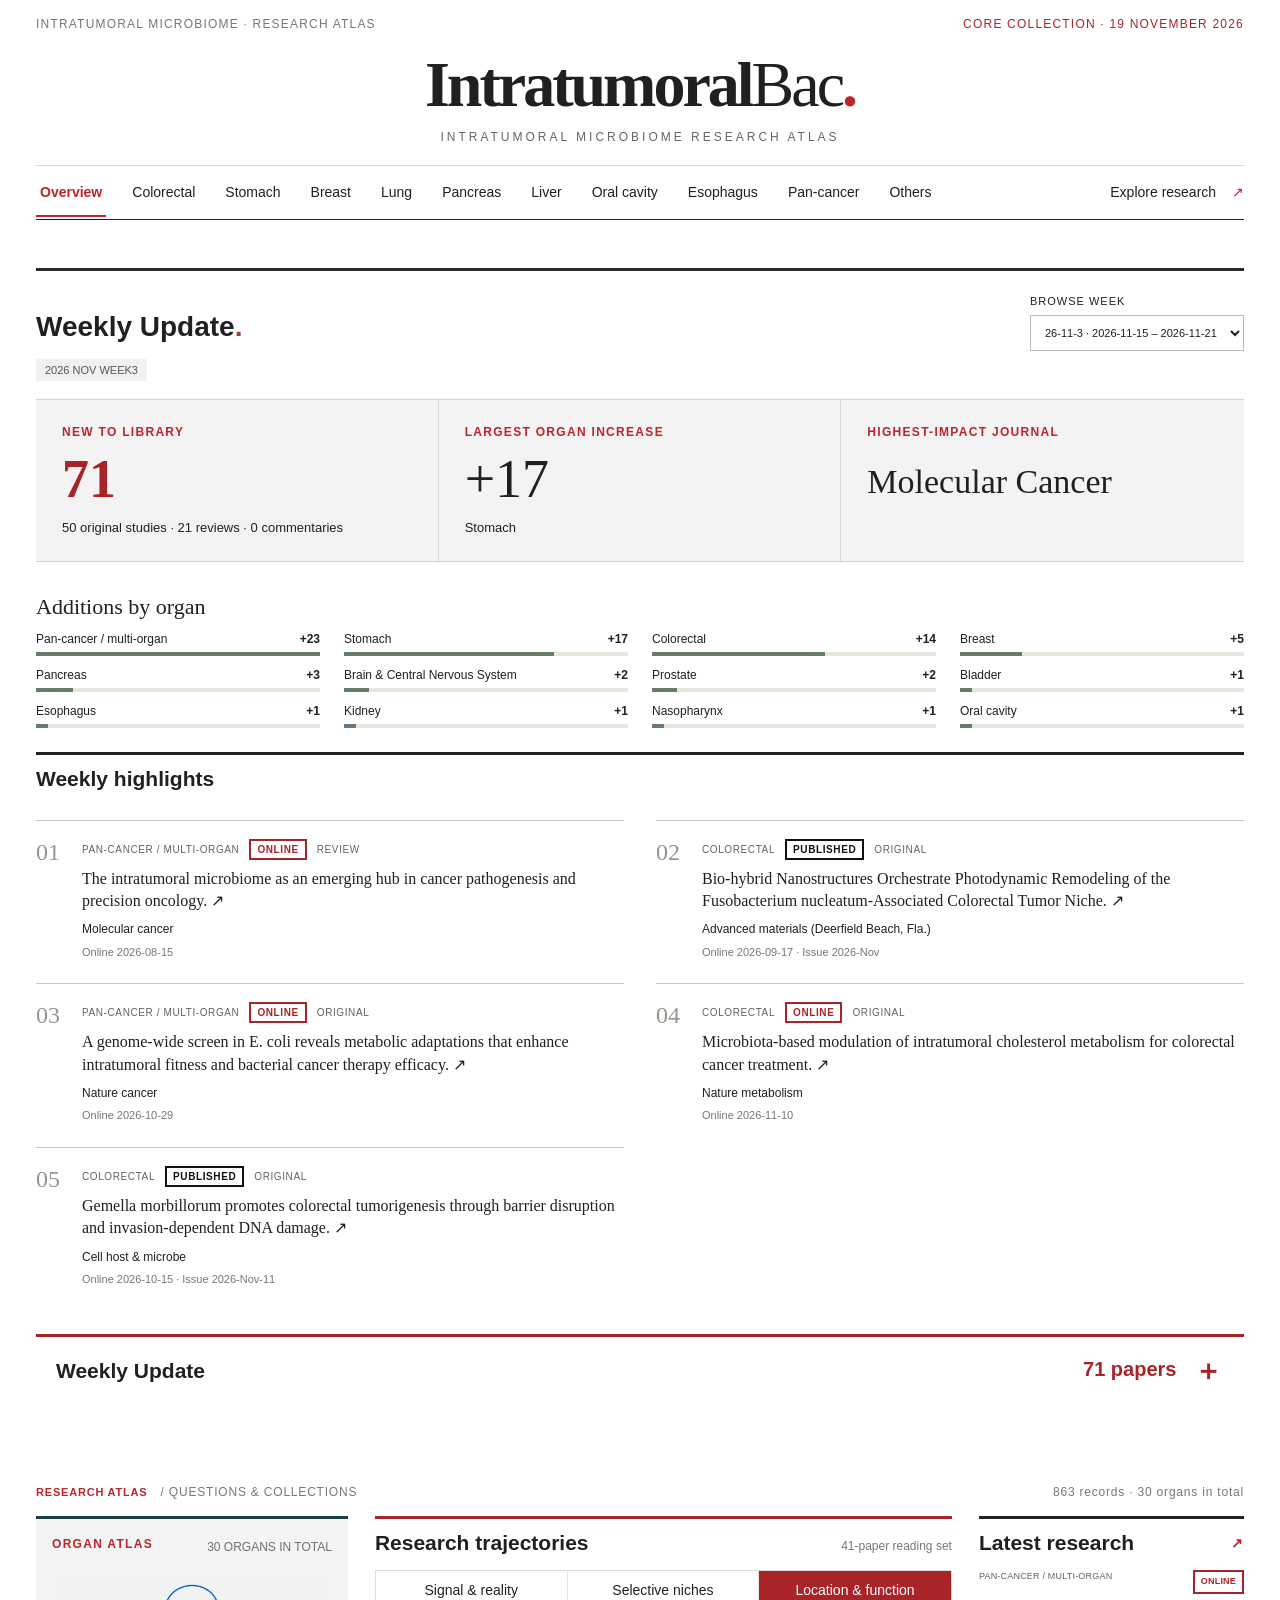
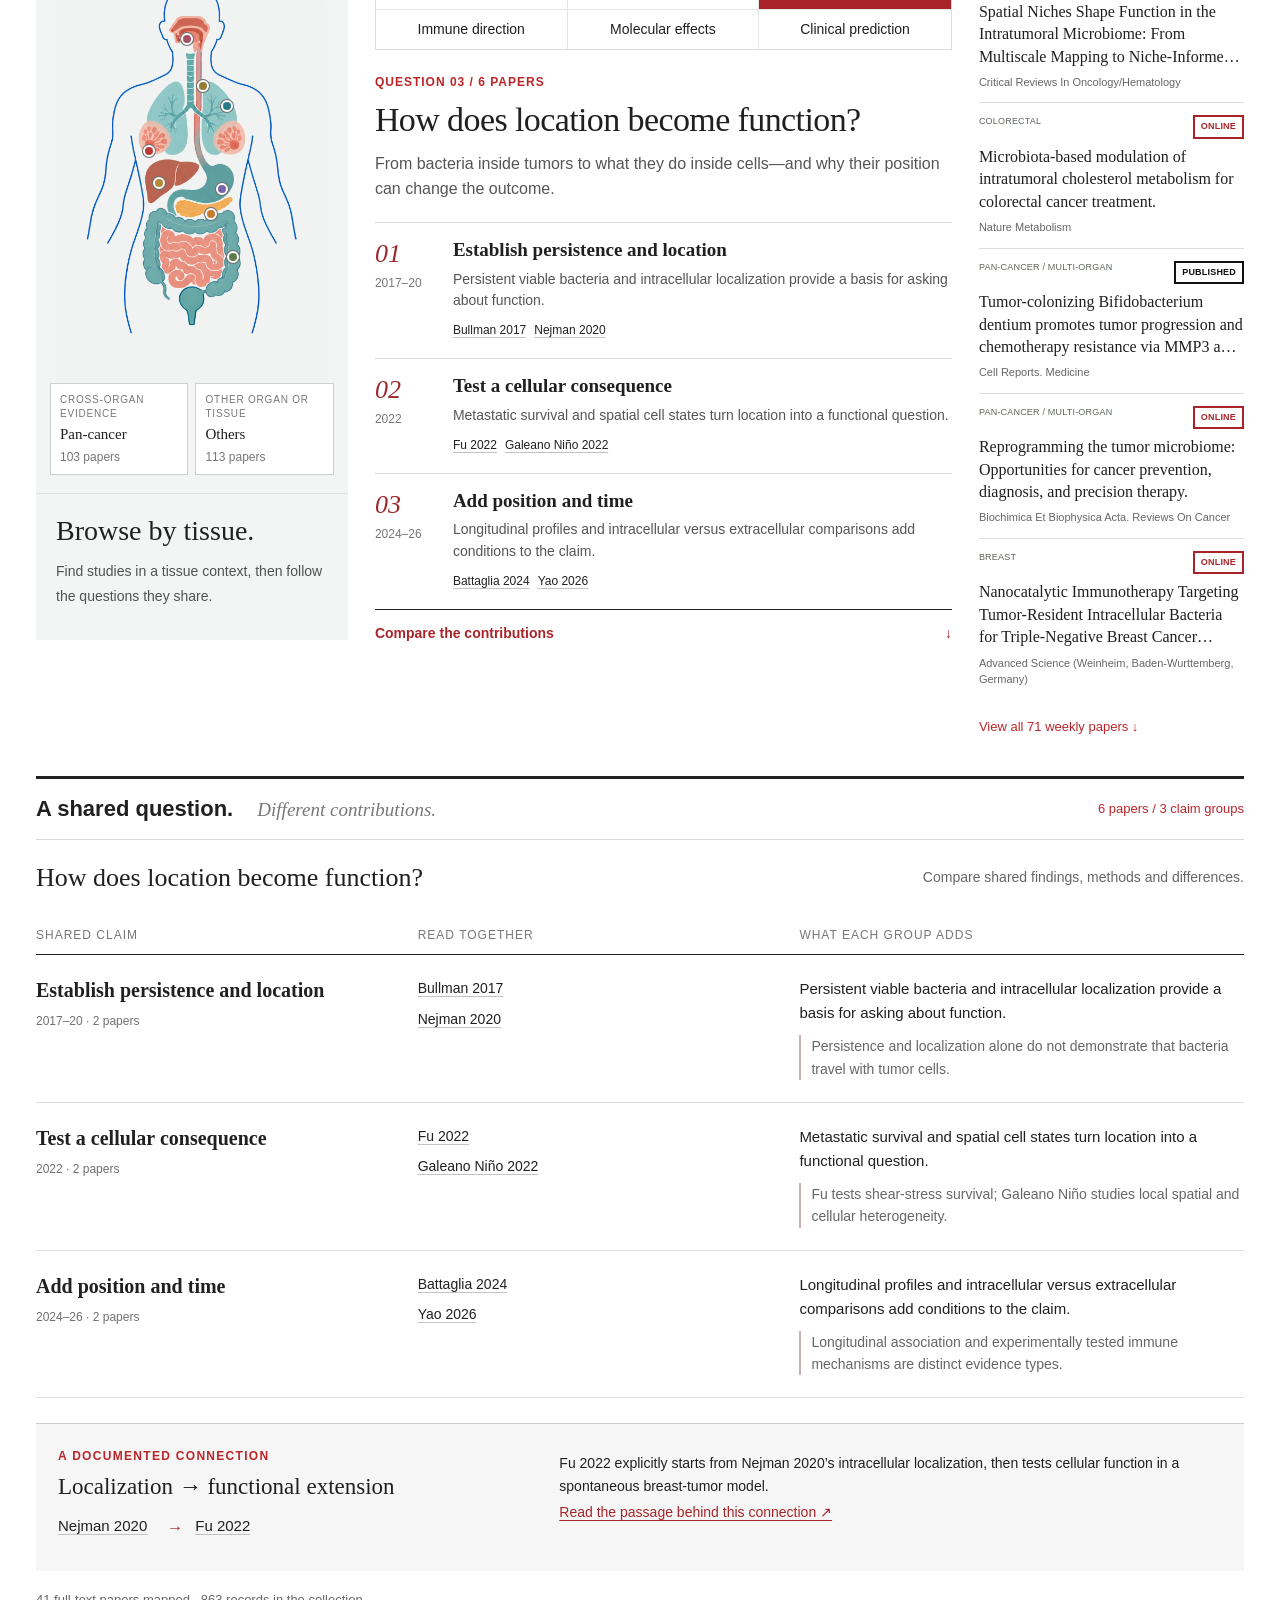
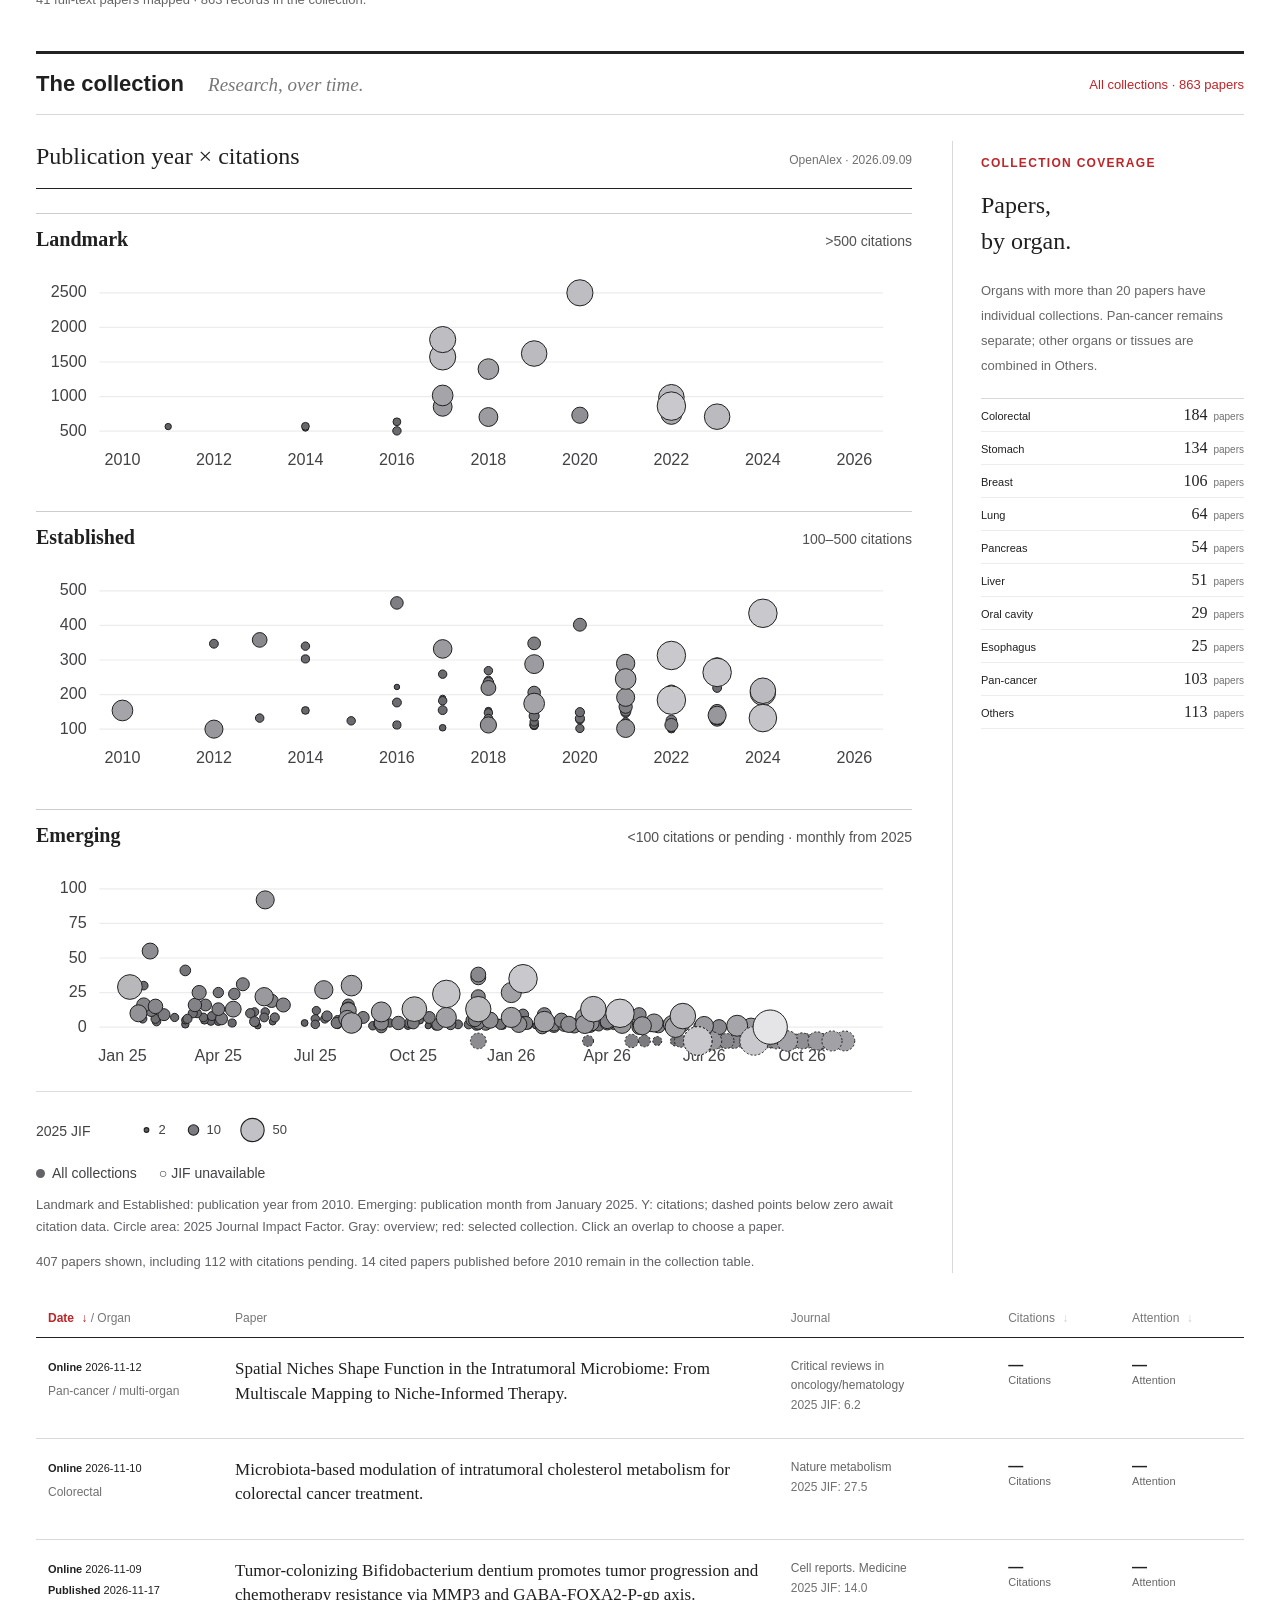
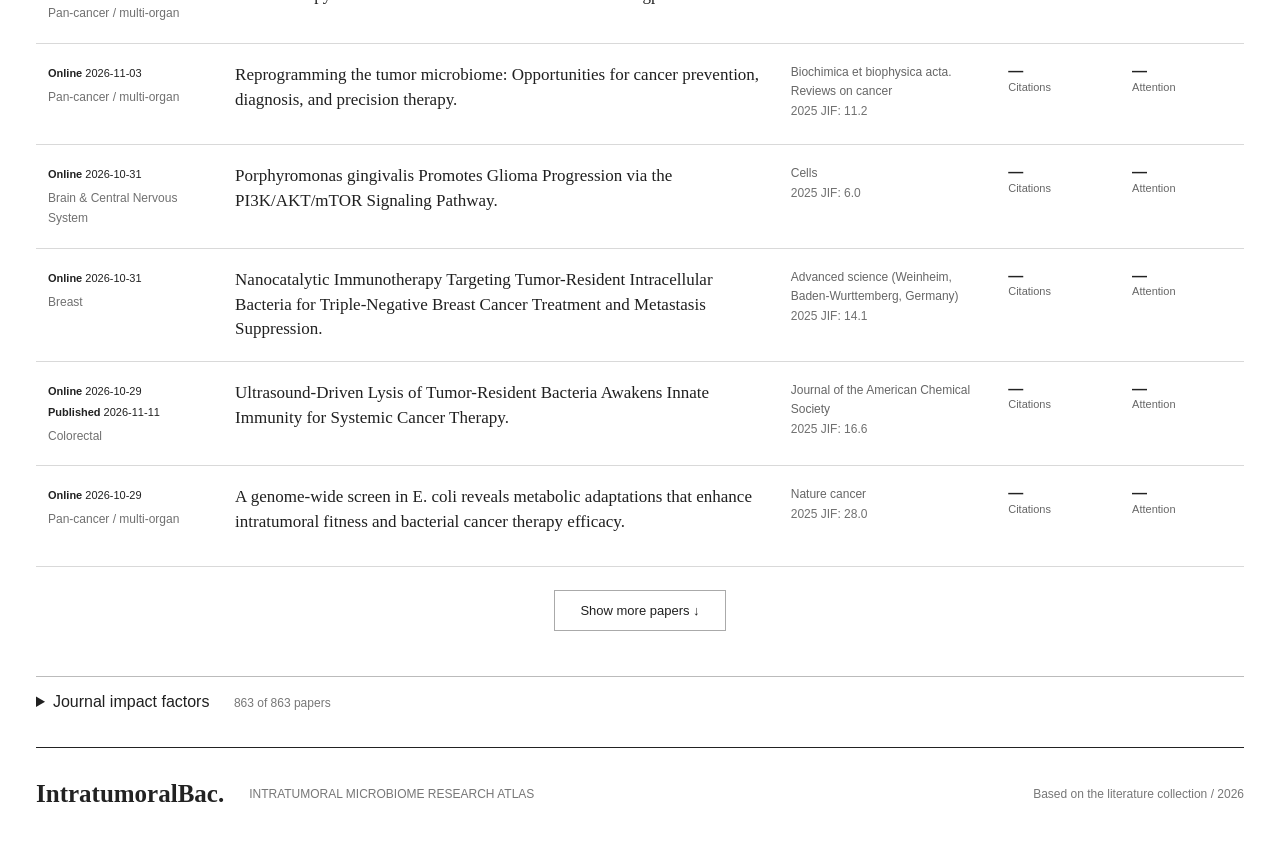
<file: index.html>
<!doctype html>
<html lang="en">
<head><meta charset="utf-8"><meta name="viewport" content="width=device-width,initial-scale=1"><title>IntratumoralBac — Intratumoral Microbiome Research</title><meta name="description" content="Explore intratumoral microbiome research by organ, research question, publication year and citations."><link rel="stylesheet" href="style.css"><link rel="stylesheet" href="homepage-study.css"><link rel="stylesheet" href="weekly.css"></head>
<body>
<div class="edition"><span>INTRATUMORAL MICROBIOME · RESEARCH ATLAS</span><span>CORE COLLECTION · 19 NOVEMBER 2026</span></div>
<header><a class="wordmark" href="./">Intratumoral<span>Bac</span><i>.</i></a><div class="mast-sub">INTRATUMORAL MICROBIOME RESEARCH ATLAS</div></header>
<nav aria-label="Research topics"><div class="nav-left"><button class="active" data-organ="All">Overview</button><a href="#weekly-update">Weekly Update</a></div><a href="abstract-clusters/index.html">Explore research <span>↗</span></a></nav>
<main>
<section class="weekly-update" id="weekly-update" aria-label="Weekly Update"></section>
<div class="issue-line"><span><b>RESEARCH ATLAS</b> / QUESTIONS & COLLECTIONS</span><span id="inventory"></span></div>
<section class="front">
<article class="atlas">
<div class="atlas-top"><span class="eyebrow">ORGAN ATLAS</span><span class="small" id="atlas-count"></span></div>
<div class="body-map"><img src="assets/organ-map.png" alt="Flat human anatomy illustration showing the major organ collections in the research atlas"></div>
<div class="atlas-groups" id="atlas-groups" aria-label="Grouped research collections"></div>
<div class="atlas-caption"><h1>Browse by tissue.</h1><p>Find studies in a tissue context, then follow the questions they share.</p><span class="small">Select an organ to explore its papers.</span></div>
</article>
<section class="research-path" aria-label="Research trajectories"><div class="path-heading"><h2 class="rule-title">Research trajectories</h2><span>41-paper reading set</span></div><div id="trajectory-picker" aria-label="Choose a research question"></div><div id="trajectory-lead" aria-live="polite"></div><div id="trajectory-stages"></div><a class="path-link" href="#claim-families">Compare the contributions <span>↓</span></a></section><section class="focus" aria-label="Research focus" hidden><h2 class="rule-title">Research focus <span id="focus-label"></span></h2><div id="focus"></div><div class="editor-note"><span class="eyebrow">OUR REVIEW LENS</span><h3>Technical rigor.<br>Conceptual novelty.</h3><p>How reliable is the microbial signal? What new question does the study open?</p><span class="small">Review coverage is calculated from the current collection.</span></div></section><aside><h2 class="rule-title"><a class="rule-link" href="latest.html">Latest research <span>↗</span></a></h2><div id="recent"></div><a class="text-link" href="latest.html">View all latest research ↗</a></aside>
</section>
<section class="claim-section" id="claim-families"><div class="section-head"><h2>A shared question. <em>Different contributions.</em></h2><span id="family-scope"></span></div><div class="claim-intro"><h3 id="family-title"></h3><p>Compare shared findings, methods and differences.</p></div><div id="family-table"></div><div class="connection-strip" id="connection-strip"></div><p class="coverage-note">41 full-text papers mapped · <span id="collection-record-count"></span> records in the collection.</p></section><section class="archive" id="archive"><div class="section-head"><h2>The collection <em>Research, over time.</em></h2><span id="selection-label">All organs</span></div><div class="index-layout"><div class="chart-panel"><div class="chart-heading"><span>Publication year × citations</span><span class="small">OpenAlex · 2026.09.09</span></div><div class="chart-plots"><section class="citation-band"><h3>Landmark <span>&gt;500 citations</span></h3><svg id="chart-high" viewBox="0 0 760 190" role="img" aria-label="Landmark papers with more than 500 citations"></svg></section><section class="citation-band"><h3>Established <span>100–500 citations</span></h3><svg id="chart-mid" viewBox="0 0 760 190" role="img" aria-label="Established papers with 100 to 500 citations"></svg></section><section class="citation-band"><h3>Emerging <span>&lt;100 citations</span></h3><svg id="chart-low" viewBox="0 0 760 190" role="img" aria-label="Emerging and recent papers with fewer than 100 citations"></svg></section></div><div class="size-legend" aria-label="Circle size legend"><span>2025 JIF</span><svg width="175" height="48" viewBox="0 0 175 48" aria-hidden="true"><circle cx="18" cy="23" r="2.333" fill="#aaa" stroke="#202020" stroke-width="1.1"/><text x="30" y="27">2</text><circle cx="65" cy="23" r="5.218" fill="#aaa" stroke="#202020" stroke-width="1.1"/><text x="78" y="27">10</text><circle cx="124" cy="23" r="11.667" fill="#aaa" stroke="#202020" stroke-width="1.1"/><text x="144" y="27">50</text></svg></div><div class="legend"><span><i style="background:#b83b35"></i>Breast</span><span><i style="background:#b58a36"></i>Liver</span><span><i style="background:#277b88"></i>Lung</span></div><p class="small">Year × citations · Separate citation scales · Circle area: 2025 JIF. Select a dot to read.</p></div><div class="reading-note"><span class="eyebrow">READING THE EVIDENCE</span><h3>One study.<br>Two questions.</h3><p><b>RIGOR</b> Is the tissue signal reliable?</p><p><b>NOVELTY</b> What does it change?</p></div></div>
<div class="table-wrap"><table class="paper-table"><thead><tr><th><button class="sort-button active" data-paper-sort="year">Date <span>↓</span></button><span class="sort-subhead"> / Organ</span></th><th>Paper</th><th>Journal</th><th><button class="sort-button" data-paper-sort="citations">Citations <span>↓</span></button></th><th><button class="sort-button" data-paper-sort="attention">Attention <span>↓</span></button></th></tr></thead><tbody id="papers"></tbody></table></div><button id="more" class="more">Show more papers ↓</button></section>
<details class="journal-audit"><summary>Journal impact factors <span id="jif-coverage"></span></summary><p class="small">2025 JIF · Released 2026 · Sources and verification below.</p><a class="text-link" href="journal_impact_factors_2025.json" download>Download metrics and sources ↧</a><div class="table-wrap"><table class="journal-table"><thead><tr><th>Journal</th><th><button class="sort-button active" data-journal-sort="papers">Papers <span>↓</span></button></th><th><button class="sort-button" data-journal-sort="jif">2025 JIF <span>↓</span></button></th><th>Verification</th><th>Reference</th></tr></thead><tbody id="journal-table"></tbody></table></div></details></main>
<footer><a class="footer-brand" href="./">IntratumoralBac.</a><p>INTRATUMORAL MICROBIOME RESEARCH ATLAS</p><span>Based on the literature collection / 2026</span></footer>
<dialog id="paper-dialog"><button class="close" aria-label="Close record">×</button><div id="detail"></div></dialog>
<script src="organ-config.js"></script><script src="landmark-config.js"></script><script src="data.js"></script><script src="journal-metrics.js"></script><script src="app.js"></script>
<script src="weekly-data.js"></script><script src="weekly.js"></script>
<script src="reading-set.js"></script><script src="homepage-study.js"></script><script src="https://embed.altmetric.com/assets/embed.js"></script></body></html>
</file>
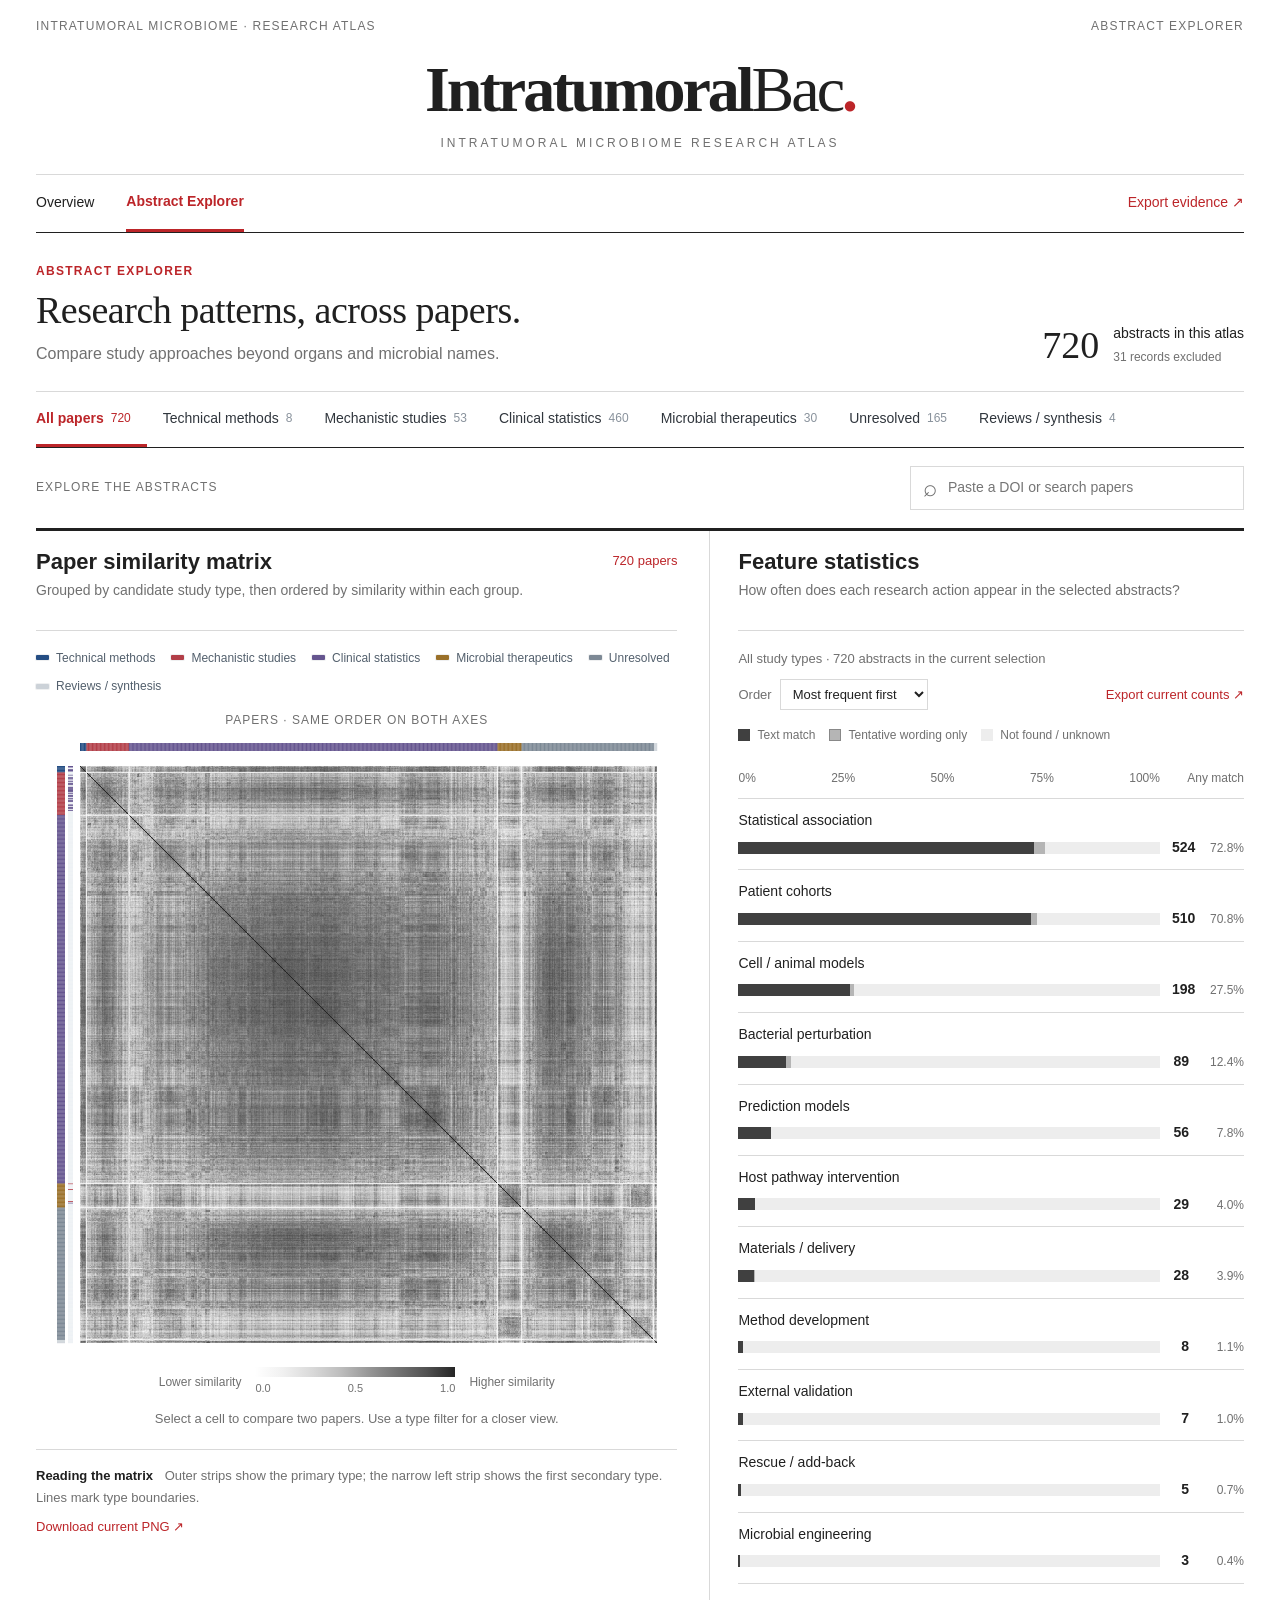
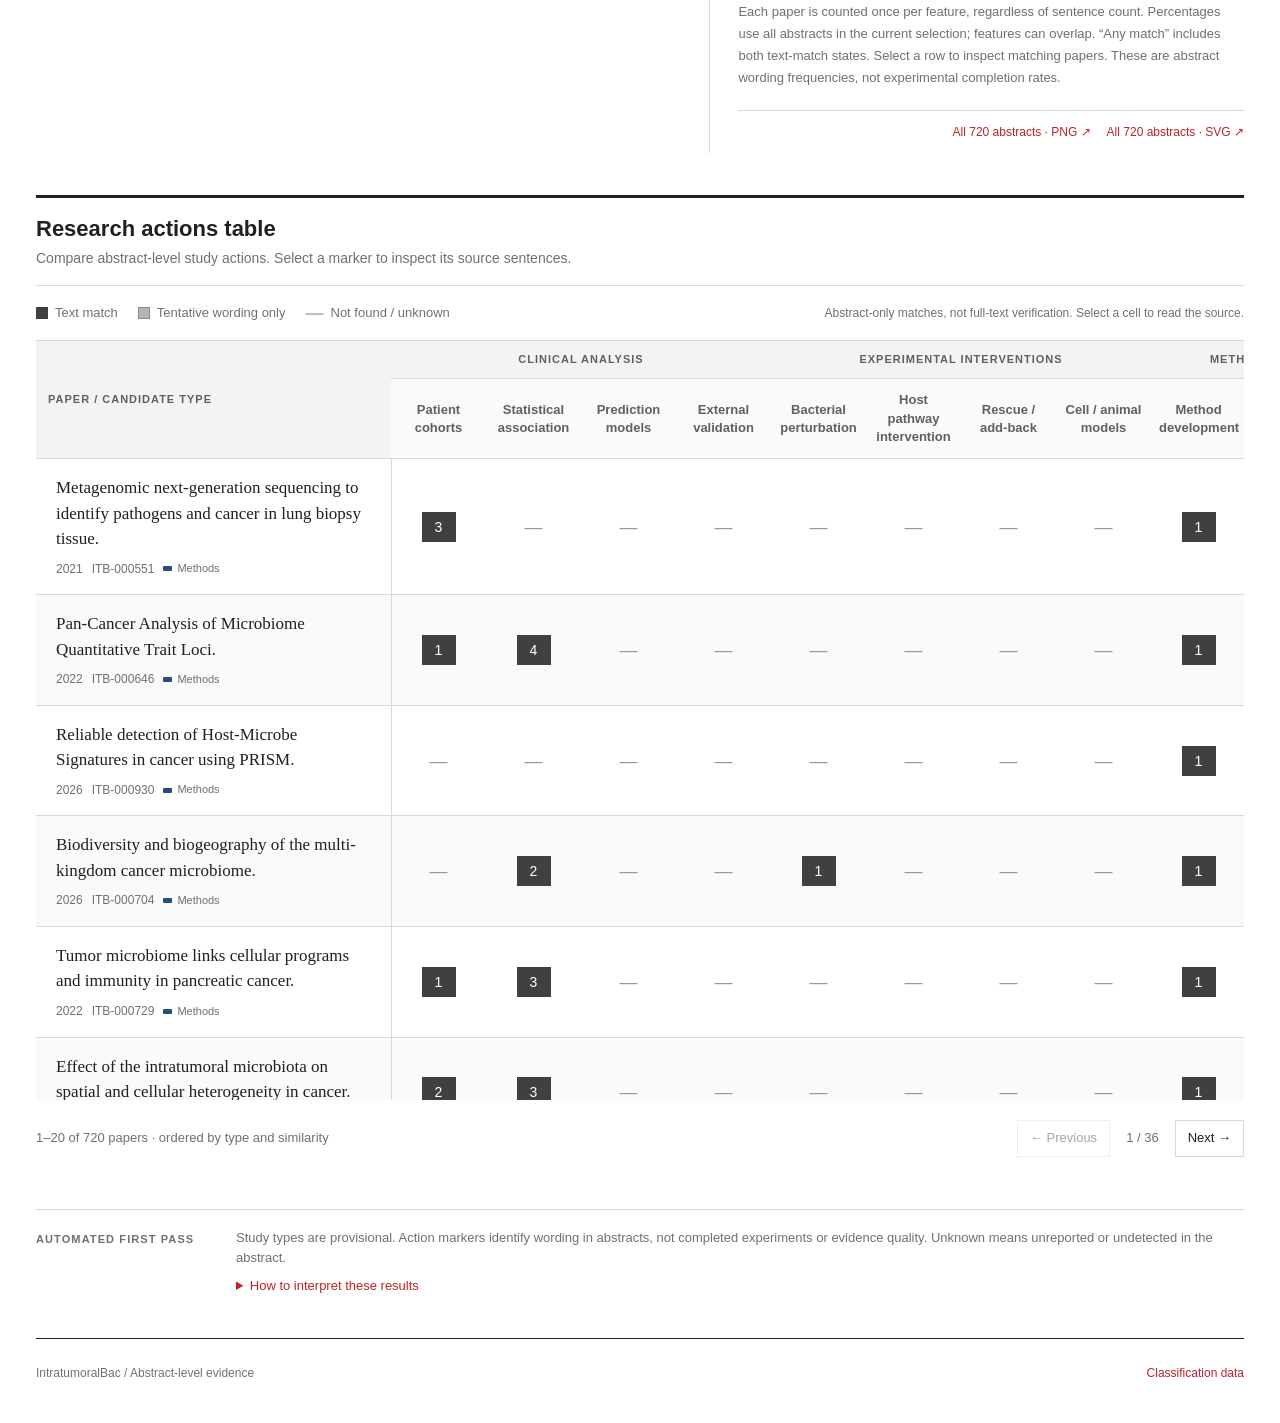
<file: abstract-clusters/index.html>
<!doctype html>
<html lang="en"><head><meta charset="utf-8"><meta name="viewport" content="width=device-width,initial-scale=1"><title>Research Atlas — IntratumoralBac</title><meta name="description" content="Explore paper similarity and abstract-level research actions across the tumor microbiome literature."><link rel="stylesheet" href="atlas.css?v=8"><link rel="stylesheet" href="theme.css?v=12"></head><body>
<div class="edition"><span>INTRATUMORAL MICROBIOME · RESEARCH ATLAS</span><span>ABSTRACT EXPLORER</span></div>
<header class="masthead"><a class="wordmark" href="../">Intratumoral<span>Bac</span><i>.</i></a><div class="mast-sub">INTRATUMORAL MICROBIOME RESEARCH ATLAS</div></header>
<nav class="atlas-navigation" aria-label="Atlas navigation"><a href="../">Overview</a><a class="current" href="index.html" aria-current="page">Abstract Explorer</a><a class="export" href="evidence-en.csv" download>Export evidence ↗</a></nav>
<main><section class="heading"><div><p class="eyebrow">ABSTRACT EXPLORER</p><h1>Research patterns, across papers.</h1><p class="subtitle">Compare study approaches beyond organs and microbial names.</p></div><div class="scope"><strong id="total">720</strong><span>abstracts in this atlas</span><small id="excluded-count"></small></div></section>
<div class="type-filters" id="categories" role="group" aria-label="Filter by research type"></div>
<section class="workspace stacked-workspace" aria-label="Literature analysis">
  <div class="workspace-toolbar"><span class="workspace-label">EXPLORE THE ABSTRACTS</span><label class="search" id="workspace-search"><span aria-hidden="true">⌕</span><input id="search" type="search" placeholder="Paste a DOI or search papers" aria-label="Search papers"></label></div>
  <section id="neighbors" class="neighbors" aria-label="Search and related papers" aria-live="polite" hidden></section>

<div class="analysis-pair">
  <section class="analysis-section" aria-labelledby="matrix-title">
    <div class="view-heading"><div><h2 id="matrix-title">Paper similarity matrix</h2><p>Grouped by candidate study type, then ordered by similarity within each group.</p></div><span id="result-count" class="result-count"></span></div>
    <div id="matrix-panel"><div id="matrix-types" class="matrix-types" aria-label="Study type color legend"></div><div class="matrix-stage"><div class="axis-title">PAPERS · SAME ORDER ON BOTH AXES</div><canvas id="matrix" tabindex="0" aria-label="Paper similarity matrix. Use arrow keys to select a pair, and Enter to open its evidence."></canvas><div id="matrix-empty" class="empty" hidden>No matching papers. Try another title or research type.</div></div><div class="matrix-key"><span>Lower similarity</span><span class="scale"><i></i><span><b>0.0</b><b>0.5</b><b>1.0</b></span></span><span>Higher similarity</span></div><p class="matrix-hint" id="hover" aria-live="polite">Select a cell to compare two papers. Use a type filter for a closer view.</p><div class="figure-caption"><span><b>Reading the matrix</b> Outer strips show the primary type; the narrow left strip shows the first secondary type. Lines mark type boundaries.</span><button id="matrix-export" class="figure-download">Download current PNG ↗</button></div></div>
  </section>
  <section class="analysis-section" aria-labelledby="stats-title">
    <div class="view-heading"><div><h2 id="stats-title">Feature statistics</h2><p>How often does each research action appear in the selected abstracts?</p></div></div>
    <div id="stats-panel"><div class="feature-controls"><span id="feature-scope"></span><label>Order <select id="feature-sort"><option value="frequency">Most frequent first</option><option value="framework">Research workflow</option></select></label><button id="feature-export">Export current counts ↗</button></div><div class="table-legend"><span><i class="key-hit"></i>Text match</span><span><i class="key-tentative"></i>Tentative wording only</span><span><i class="key-unknown"></i>Not found / unknown</span></div><div id="feature-chart" class="feature-chart" aria-label="Research feature prevalence chart"></div><p class="feature-footnote">Each paper is counted once per feature, regardless of sentence count. Percentages use all abstracts in the current selection; features can overlap. “Any match” includes both text-match states. Select a row to inspect matching papers. These are abstract wording frequencies, not experimental completion rates.</p><div class="feature-download"><a href="figures/feature-prevalence.png" download>All 720 abstracts · PNG ↗</a><a href="figures/feature-prevalence.svg" download>All 720 abstracts · SVG ↗</a></div></div>
  </section>
</div>
  <section class="analysis-section actions-section" aria-labelledby="table-title">
    <div class="view-heading"><div><h2 id="table-title">Research actions table</h2><p id="actions-description">Compare abstract-level study actions. Select a marker to inspect its source sentences.</p></div></div>
    <div id="table-panel"><div class="table-legend"><span><i class="key-hit"></i>Text match</span><span><i class="key-tentative"></i>Tentative wording only</span><span><b class="unknown-symbol">—</b>Not found / unknown</span><span class="legend-note">Abstract-only matches, not full-text verification. Select a cell to read the source.</span></div><div class="table-scroll" tabindex="0" role="region" aria-label="Research actions table, scroll horizontally for all actions"><table id="actions-table"><caption class="sr-only">Abstract-level research actions by paper. Matches require review; unknown does not mean absent.</caption><thead id="table-head"></thead><tbody id="table-body"></tbody></table></div><div class="pagination"><span id="page-info"></span><div><button id="prev" aria-label="Previous page">← Previous</button><span id="page-number"></span><button id="next" aria-label="Next page">Next →</button></div></div></div>
  </section>
</section>
<section class="method-note"><span class="note-label">AUTOMATED FIRST PASS</span><p>Study types are provisional. Action markers identify wording in abstracts, not completed experiments or evidence quality. Unknown means unreported or undetected in the abstract.</p><details><summary>How to interpret these results</summary><p>Four study types are predefined, not discovered by clustering. When multiple types match, provisional priority is engineering → methods → mechanism → clinical. Other matches remain secondary labels. Unresolved and review records are retained separately.</p><p>The matrix uses existing abstract similarity values, with organ and microbial names downweighted. The Greys scale spans cosine similarity 0–1, from white for lower similarity to dark gray for higher similarity. Negative values are displayed at 0. Similarity does not establish novelty, duplication or intellectual lineage.</p><p>Lexical rules can mistake background, negation or cited work for performed actions. Read the source sentences before interpreting any marker.</p></details></section>
<footer><span>IntratumoralBac <span class="muted">/ Abstract-level evidence</span></span><nav aria-label="Data and archive"><a href="framework.json" download>Classification data</a></nav></footer></main>
<dialog id="paper-dialog" aria-labelledby="dialog-title"><div class="dialog-header"><div><p class="eyebrow">SOURCE EVIDENCE</p><h2 id="dialog-title">Paper details</h2></div><button id="close-dialog" aria-label="Close paper details">✕</button></div><div id="detail"></div></dialog>
<script src="payload.js"></script><script src="framework-data.js"></script><script src="atlas-search.js?v=12"></script><script src="feature-stats.js?v=1"></script><script src="atlas.js?v=12"></script></body></html>
</file>
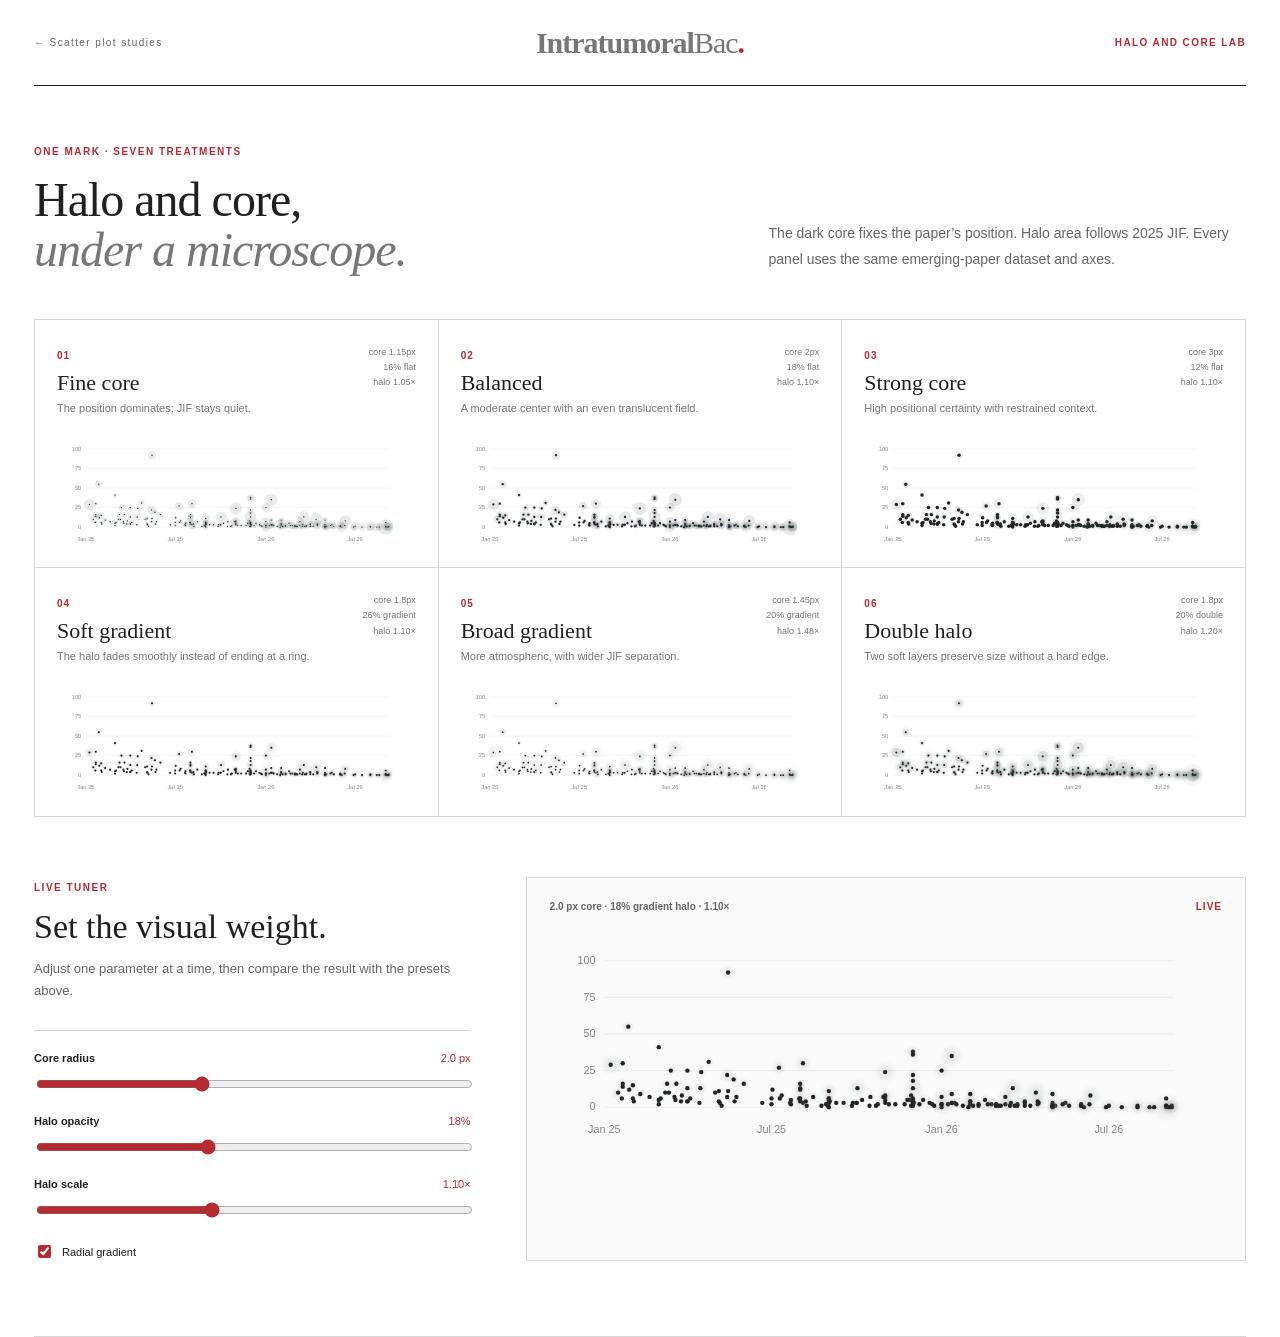
<file: halo-demo.html>
<!doctype html>
<html lang="en">
<head>
  <meta charset="utf-8">
  <meta name="viewport" content="width=device-width,initial-scale=1">
  <title>Halo and core studies — IntratumoralBac</title>
  <link rel="stylesheet" href="halo-demo.css">
</head>
<body>
  <header><a href="scatter-demo.html" class="back">← Scatter plot studies</a><a href="./" class="brand">Intratumoral<span>Bac</span><i>.</i></a><span>HALO AND CORE LAB</span></header>
  <main>
    <section class="intro"><div><span class="kicker">ONE MARK · SEVEN TREATMENTS</span><h1>Halo and core,<br><em>under a microscope.</em></h1></div><p>The dark core fixes the paper’s position. Halo area follows 2025 JIF. Every panel uses the same emerging-paper dataset and axes.</p></section>
    <section class="preset-grid" id="preset-grid"></section>
    <section class="tuner">
      <div class="tuner-copy"><span class="kicker">LIVE TUNER</span><h2>Set the visual weight.</h2><p>Adjust one parameter at a time, then compare the result with the presets above.</p><div class="controls">
        <label>Core radius <output id="core-out">2.0 px</output><input id="core" type="range" min="0.8" max="4" step="0.1" value="2"></label>
        <label>Halo opacity <output id="opacity-out">18%</output><input id="opacity" type="range" min="0.04" max="0.4" step="0.01" value="0.18"></label>
        <label>Halo scale <output id="scale-out">1.10×</output><input id="scale" type="range" min="0.7" max="1.7" step="0.05" value="1.1"></label>
        <label class="switch"><input id="gradient" type="checkbox" checked><span>Radial gradient</span></label>
      </div></div>
      <div class="live-panel"><div class="live-meta"><b id="live-label">2.0 px core · 18% gradient halo · 1.10×</b><span>LIVE</span></div><svg id="live-plot" viewBox="0 0 620 220" role="img" aria-label="Live halo and core scatter plot"></svg></div>
    </section>
  </main>
  <div class="tooltip" id="tooltip" hidden></div>
  <script src="data.js"></script><script src="halo-demo.js"></script>
</body>
</html>
</file>
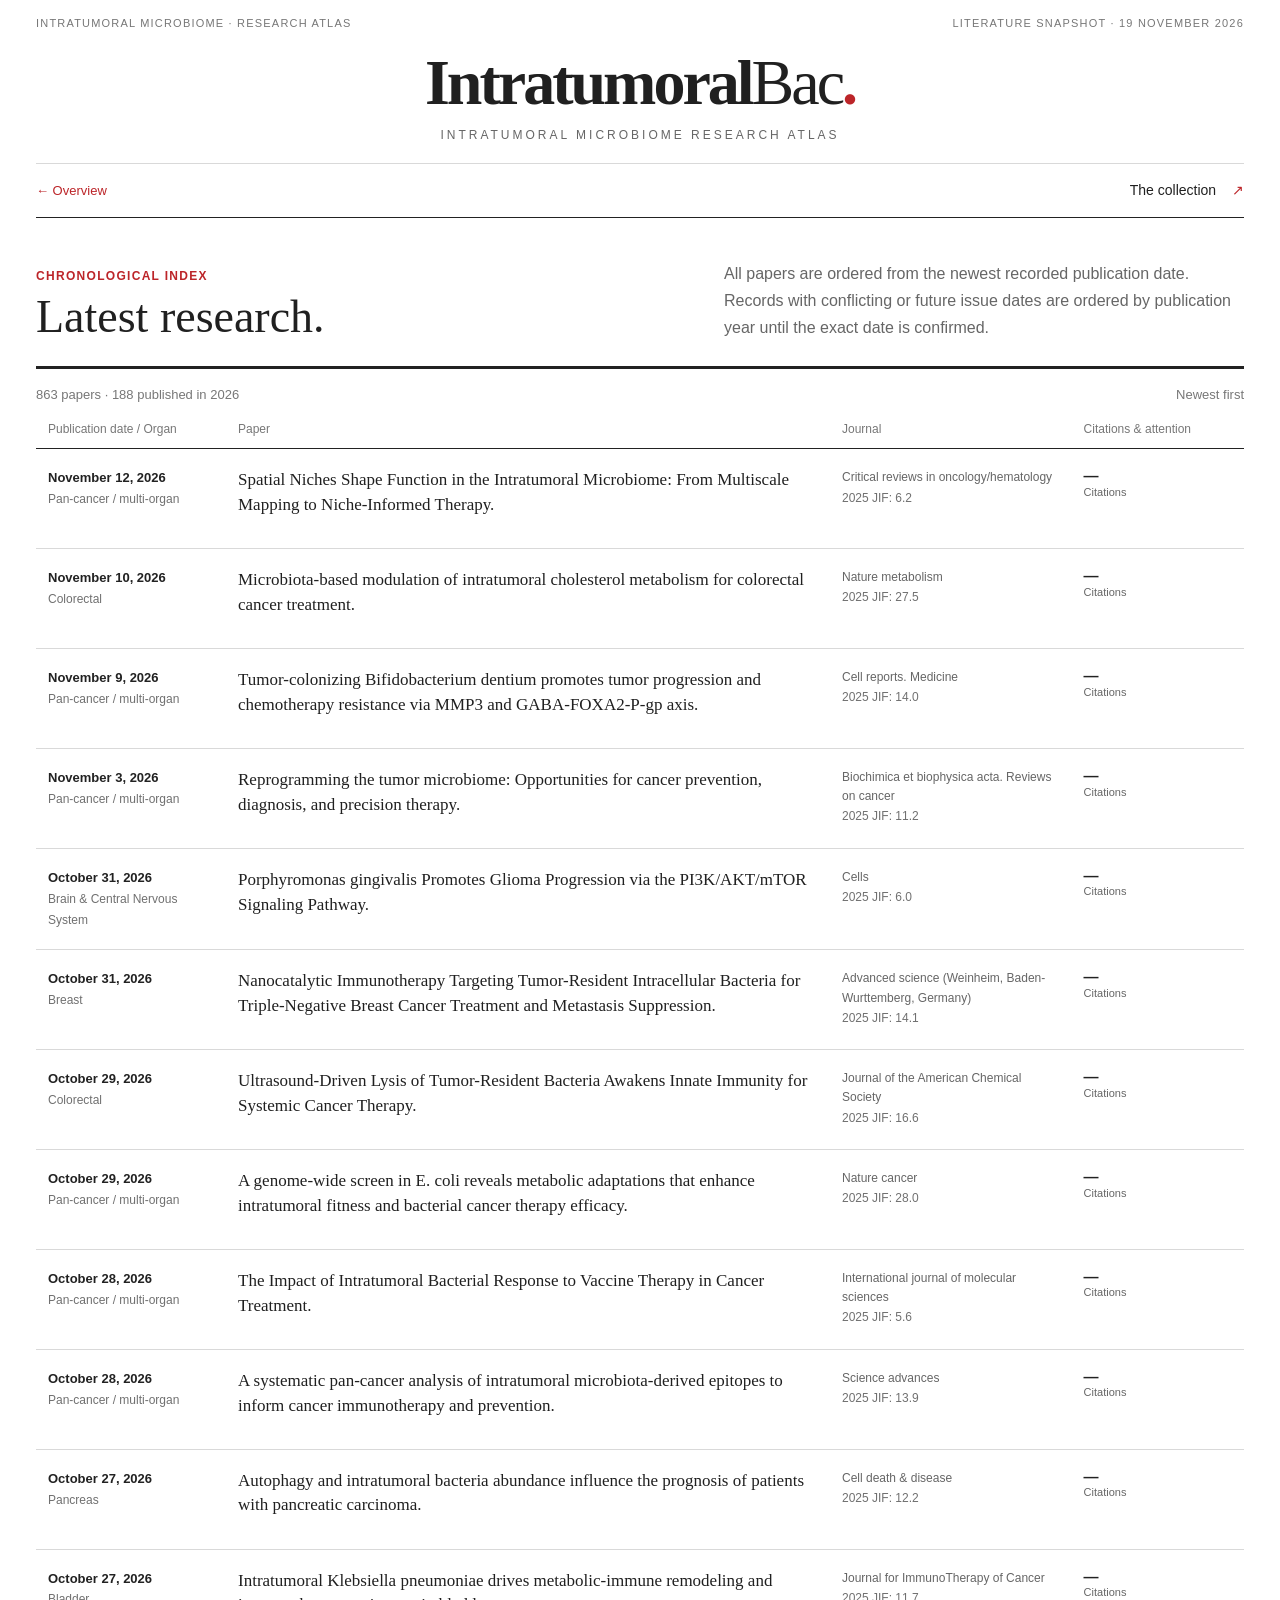
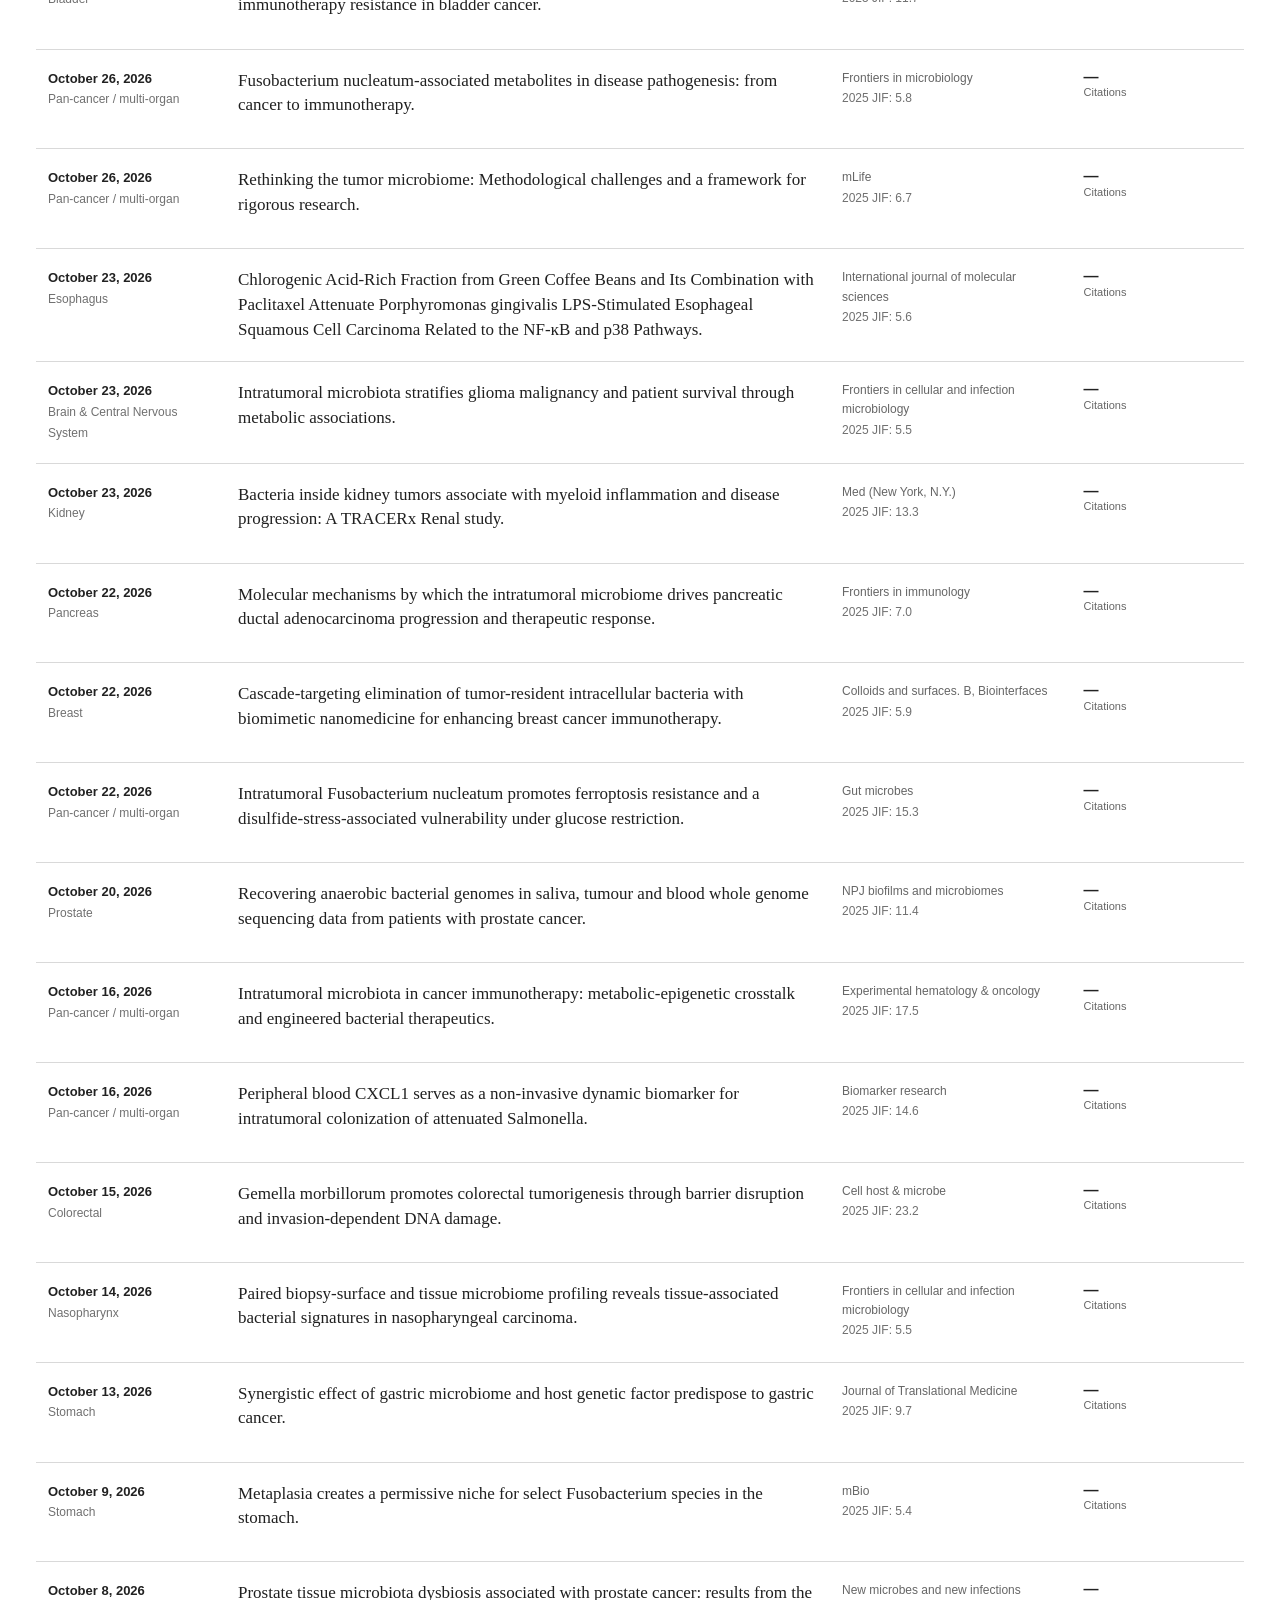
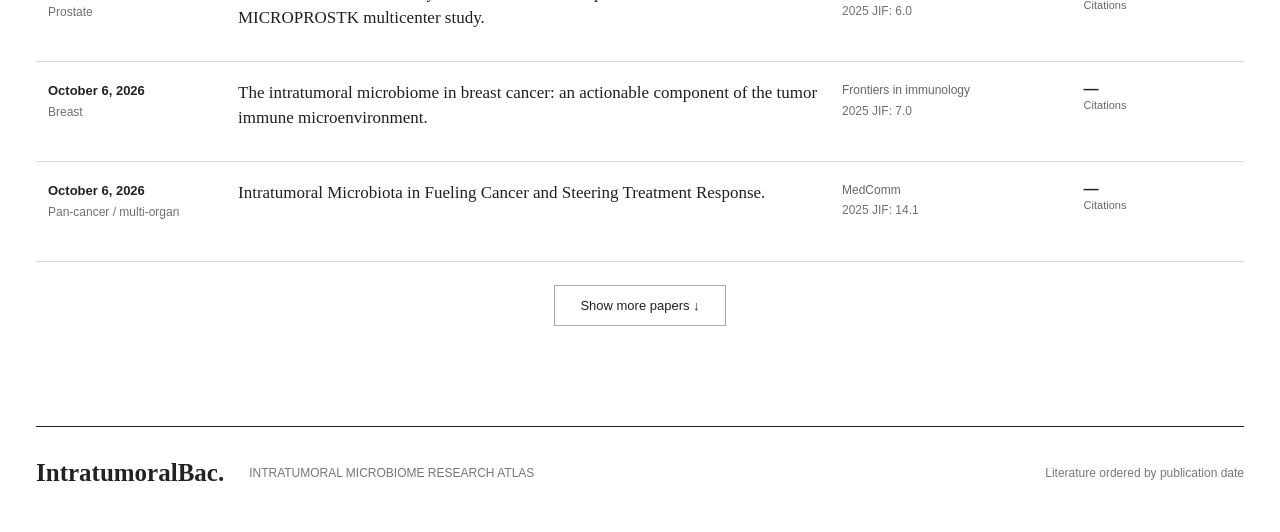
<file: latest.html>
<!doctype html>
<html lang="en">
<head><meta charset="utf-8"><meta name="viewport" content="width=device-width,initial-scale=1"><title>Latest research — IntratumoralBac</title><meta name="description" content="Intratumoral microbiome research listed in reverse chronological order."><link rel="stylesheet" href="style.css"></head>
<body>
<div class="edition"><span>INTRATUMORAL MICROBIOME · RESEARCH ATLAS</span><span>LITERATURE SNAPSHOT · 19 NOVEMBER 2026</span></div>
<header><a class="wordmark" href="./">Intratumoral<span>Bac</span><i>.</i></a><div class="mast-sub">INTRATUMORAL MICROBIOME RESEARCH ATLAS</div></header>
<nav aria-label="Research navigation"><div class="nav-left"><a class="back-link" href="./">← Overview</a></div><a href="./#archive">The collection <span>↗</span></a></nav>
<main class="latest-page">
<section class="latest-intro"><div><span class="eyebrow">CHRONOLOGICAL INDEX</span><h1>Latest research.</h1></div><p>All papers are ordered from the newest recorded publication date. Records with conflicting or future issue dates are ordered by publication year until the exact date is confirmed.</p></section>
<div class="latest-toolbar"><span id="latest-count"></span><span>Newest first</span></div>
<div class="table-wrap"><table><thead><tr><th>Publication date / Organ</th><th>Paper</th><th>Journal</th><th>Citations &amp; attention</th></tr></thead><tbody id="latest-papers"></tbody></table></div>
<button id="latest-more" class="more">Show more papers ↓</button>
</main>
<footer><a class="footer-brand" href="./">IntratumoralBac.</a><p>INTRATUMORAL MICROBIOME RESEARCH ATLAS</p><span>Literature ordered by publication date</span></footer>
<dialog id="paper-dialog"><button class="close" aria-label="Close record">×</button><div id="detail"></div></dialog>
<script src="data.js"></script><script src="latest.js"></script><script src="https://embed.altmetric.com/assets/embed.js"></script>
</body>
</html>
</file>
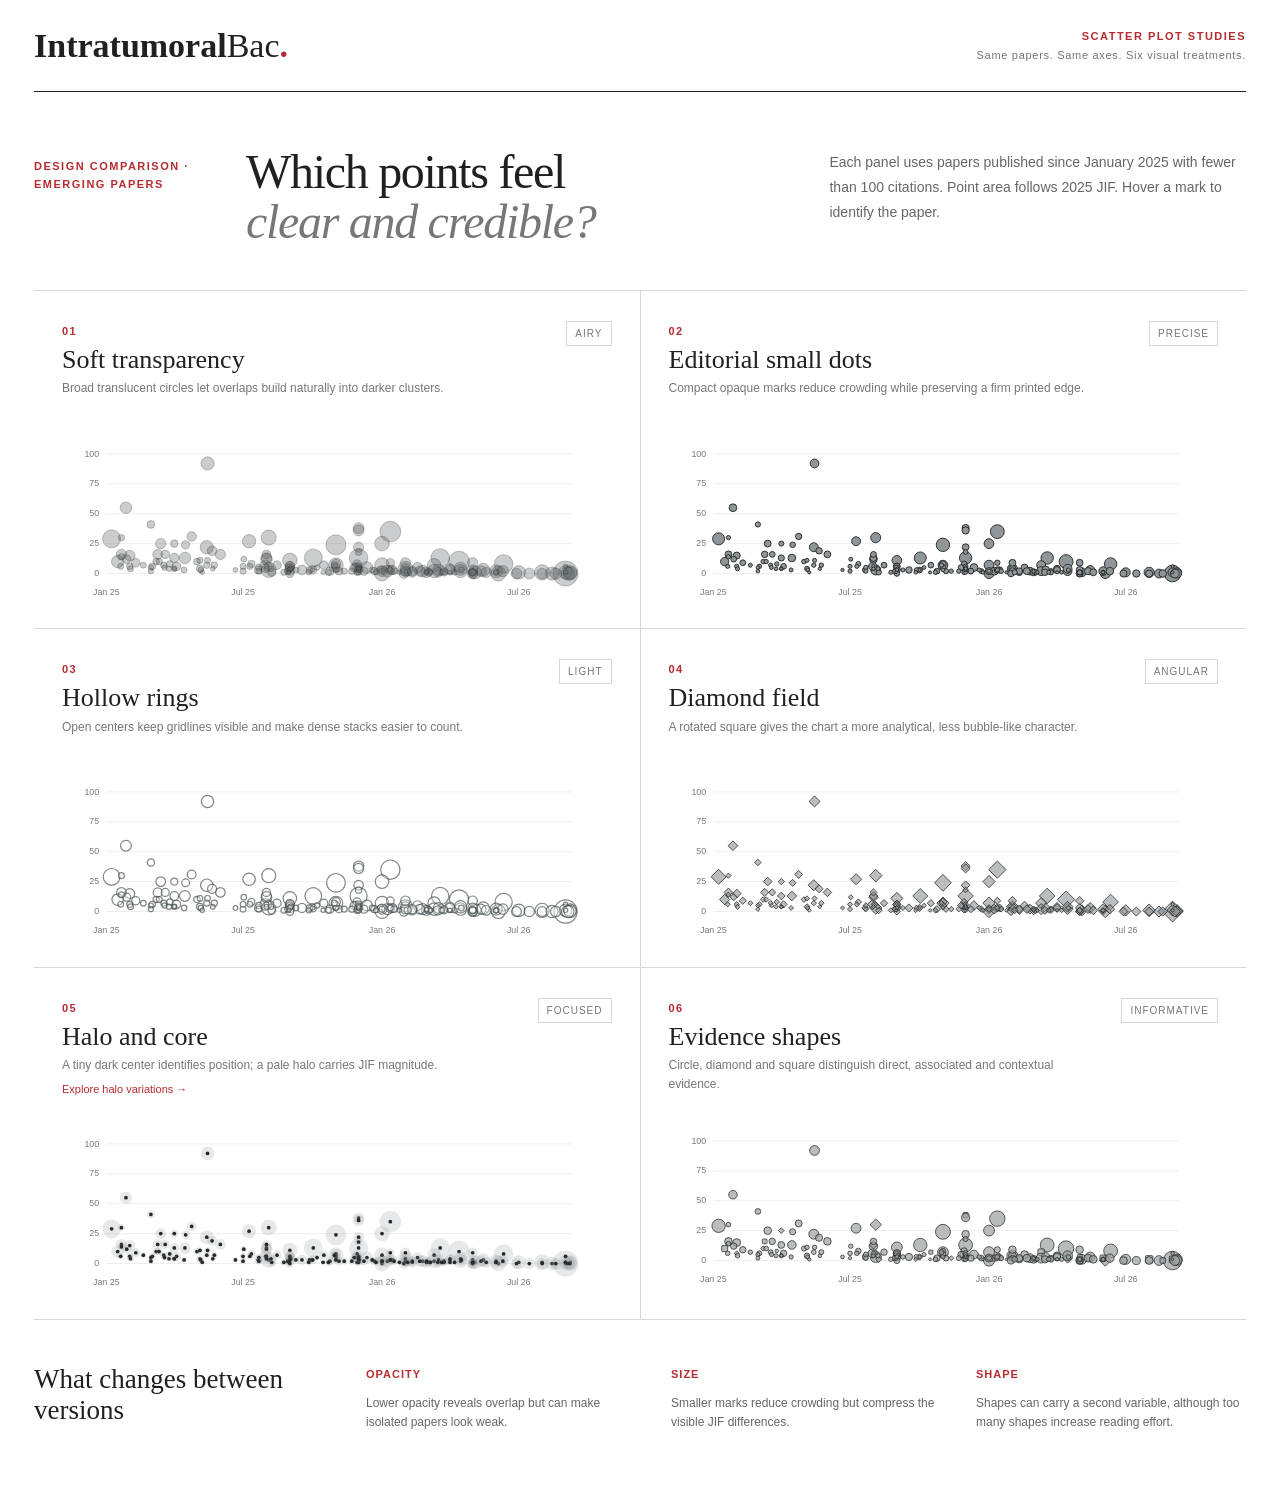
<file: scatter-demo.html>
<!doctype html>
<html lang="en">
<head>
  <meta charset="utf-8">
  <meta name="viewport" content="width=device-width,initial-scale=1">
  <title>Scatter plot studies — IntratumoralBac</title>
  <link rel="stylesheet" href="scatter-demo.css">
</head>
<body>
  <header>
    <a href="./" class="brand">Intratumoral<span>Bac</span><i>.</i></a>
    <div><b>SCATTER PLOT STUDIES</b><span>Same papers. Same axes. Six visual treatments.</span></div>
  </header>
  <main>
    <section class="intro">
      <p class="kicker">DESIGN COMPARISON · EMERGING PAPERS</p>
      <h1>Which points feel<br><em>clear and credible?</em></h1>
      <p>Each panel uses papers published since January 2025 with fewer than 100 citations. Point area follows 2025 JIF. Hover a mark to identify the paper.</p>
    </section>
    <section class="demo-grid" id="demo-grid"></section>
    <section class="notes">
      <h2>What changes between versions</h2>
      <div><b>Opacity</b><p>Lower opacity reveals overlap but can make isolated papers look weak.</p></div>
      <div><b>Size</b><p>Smaller marks reduce crowding but compress the visible JIF differences.</p></div>
      <div><b>Shape</b><p>Shapes can carry a second variable, although too many shapes increase reading effort.</p></div>
    </section>
  </main>
  <div class="tooltip" id="tooltip" hidden></div>
  <script src="data.js"></script>
  <script src="scatter-demo.js"></script>
</body>
</html>
</file>
<file: style.css>
:root{--ink:#202020;--muted:#707070;--line:#d9d9d9;--red:#bc2529;--serif:Georgia,"Times New Roman","Noto Serif SC","Songti SC",SimSun,serif}*{box-sizing:border-box}html{scroll-behavior:smooth}body{margin:0;background:#fff;color:var(--ink);font-family:Arial,"Microsoft YaHei",sans-serif;font-size:16px}a{color:inherit;text-decoration:none}button{font:inherit;color:inherit;cursor:pointer}button:focus-visible,a:focus-visible{outline:3px solid #147da0;outline-offset:4px}.edition{max-width:1280px;margin:auto;padding:17px 0 0;display:flex;justify-content:space-between;font-size:11px;letter-spacing:1.2px;color:#777}header{text-align:center;padding:24px 0 21px}.wordmark{font:64px/.95 var(--serif);letter-spacing:-3px;font-weight:bold}.wordmark span{font-weight:normal}.wordmark i{color:var(--red);font-style:normal}.mast-sub{font-size:12px;letter-spacing:6px;margin-top:14px;color:#666}nav{border-top:1px solid var(--line);border-bottom:1px solid #222;max-width:1280px;margin:auto;display:flex;justify-content:space-between;align-items:center;min-height:55px}nav .nav-left{display:flex;gap:35px}nav button{border:0;background:none;padding:17px 4px;font-size:14px;position:relative}nav button.active{color:var(--red);font-weight:bold}nav button.active:after{content:"";position:absolute;height:3px;background:var(--red);bottom:-1px;left:0;right:0}nav>a{font-size:14px}nav>a span{color:var(--red);margin-left:12px}main{max-width:1280px;margin:auto}.issue-line{display:flex;justify-content:space-between;font-size:12px;color:#777;padding:24px 0 17px;letter-spacing:.8px}.issue-line b{color:var(--red);font-size:11px;margin-right:9px}.front{display:grid;grid-template-columns:minmax(0,1.8fr) minmax(0,1fr) minmax(0,.95fr);gap:27px}.atlas{background:#f3f5f4;position:relative;overflow:hidden;border-top:3px solid #1c4047}.atlas-top{display:flex;justify-content:space-between;padding:20px 24px}.eyebrow{color:var(--red);font-size:12px;letter-spacing:1.3px;font-weight:bold}.small{font-size:12px;line-height:1.7;color:var(--muted)}.body-map{position:relative;width:76%;max-width:340px;margin:-2px auto -3px}.body-map img{width:100%;display:block;mix-blend-mode:multiply}.hotspot{position:absolute;z-index:1;background:white;border:1px solid #245566;border-radius:0;padding:7px 9px;color:#245566;font-size:13px;box-shadow:0 2px 8px #00000008}.hotspot:hover{background:#245566;color:white}.hotspot span{margin-left:8px}.breast{left:-5%;top:29%}.lung{right:-5%;top:30%}.liver{left:-6%;top:49%}.atlas-caption{padding:20px 27px 26px;border-top:1px solid #dce2df}.atlas h1{font:33px/1.35 var(--serif);margin:0 0 12px}.atlas p{font-size:14px;line-height:1.8;margin:0 0 10px;color:#515151}.rule-title{margin:0;border-top:3px solid #222;padding:12px 0 15px;font-size:19px;font-weight:bold}.rule-title span{font-size:10px;letter-spacing:1.5px;color:#777;margin-left:8px}.focus-item{padding:10px 0 24px;margin-bottom:18px;border-bottom:1px solid var(--line)}.focus-item h3{font:23px/1.5 var(--serif);font-weight:bold;margin:12px 0}.focus-item .summary{font-size:14px;line-height:1.8;color:#666}.paper-open{border:0;background:none;padding:0;text-align:left}.paper-open:hover{color:var(--red)}.meta{font-size:11px;color:#777;line-height:1.6}.editor-note{padding-top:5px}.editor-note h3{font:23px/1.5 var(--serif);margin:10px 0}.editor-note p{font-size:14px;line-height:1.8;color:#555}.recent-item{background:#f5f5f5;margin-bottom:9px;padding:15px 16px}.recent-item h3{font-size:14px;line-height:1.7;margin:7px 0 0;font-weight:600}.recent-item .meta{font-size:11px;text-transform:uppercase}.text-link{font-size:13px;display:block;margin-top:19px;color:var(--red)}.archive{margin-top:55px;border-top:3px solid #222}.section-head{display:flex;align-items:center;justify-content:space-between;border-bottom:1px solid var(--line);padding:17px 0}.section-head h2{font-size:22px;margin:0}.section-head em{font:italic 19px var(--serif);font-weight:normal;margin-left:18px;color:#777}.section-head>span{font-size:13px;color:var(--red)}.index-layout{display:grid;grid-template-columns:3fr 1fr;gap:40px;padding:26px 0}.chart-heading{display:flex;justify-content:space-between;font-size:14px}.chart-panel svg{width:100%;display:block;margin:20px 0 5px}.chart-panel p{margin-bottom:0}.legend{display:flex;gap:20px;font-size:12px}.legend i{display:inline-block;width:8px;height:8px;border-radius:50%;margin-right:7px}.reading-note{border-left:1px solid var(--line);padding:12px 0 0 28px}.reading-note h3{font:27px/1.5 var(--serif);margin:16px 0 20px}.reading-note p{font-size:13px;line-height:1.9;color:#666}.reading-note b{color:#222}.table-wrap{overflow:auto}table{border-collapse:collapse;width:100%;text-align:left;font-size:13px}th{font-size:12px;color:#777;font-weight:normal;padding:12px 12px;border-bottom:1px solid #222}td{padding:19px 12px;border-bottom:1px solid var(--line);line-height:1.6;vertical-align:top}td:first-child{width:95px}td:nth-child(2){width:53%}td:nth-child(3){width:20%;font-size:12px;color:#666}td:nth-child(2) button{font:17px/1.45 var(--serif)}td:last-child{white-space:nowrap;color:#888;font-size:12px}.more{display:block;margin:23px auto 45px;padding:12px 25px;background:white;border:1px solid #aaa;font-size:13px}.more:hover{background:#222;color:white}footer{max-width:1280px;margin:0 auto;border-top:1px solid #222;padding:27px 0 40px;display:flex;align-items:center;gap:25px;color:#777;font-size:12px}.footer-brand{font:bold 25px var(--serif);color:#222}footer>span{margin-left:auto}dialog{border:1px solid #ddd;padding:40px;max-width:760px;width:90%;max-height:85vh;overflow:auto}dialog::backdrop{background:#0008}.close{float:right;border:0;background:none;font-size:28px}dialog h2{font:30px/1.35 var(--serif)}dialog p{line-height:1.8}dialog .doi{display:inline-block;background:#222;color:white;padding:12px 20px;margin-top:15px;font-size:14px}circle.dot{cursor:pointer;transition:r .15s}circle.dot:hover,circle.dot:focus-visible{fill-opacity:.9;stroke:#555;stroke-width:2;outline:none}svg text{font-family:Arial,sans-serif;font-size:11px;fill:#777}@media(min-width:1400px){.edition,nav,main,footer{max-width:1320px}.body-map{max-width:340px}}@media(max-width:1360px){.edition,nav,main,footer{margin-left:36px;margin-right:36px}}@media(max-width:950px){.front{grid-template-columns:1.3fr 1fr}.front aside{grid-column:1/-1}#recent{display:grid;grid-template-columns:repeat(3,1fr);gap:10px}.index-layout{grid-template-columns:1fr}.reading-note{display:none}.wordmark{font-size:52px}.edition{font-size:10px}.body-map{width:85%}}@media(max-width:600px){.edition,nav,main,footer{margin-left:20px;margin-right:20px}.edition>span:last-child{display:none}header{padding:25px 0}.wordmark{font-size:39px;letter-spacing:-2px}.mast-sub{font-size:10px}nav .nav-left{gap:16px}nav>a{font-size:12px}.front{display:block}.focus,aside{margin-top:28px}.body-map{max-width:300px}.atlas h1{font-size:28px}.atlas-caption{padding:20px}#recent{grid-template-columns:1fr 1fr}.issue-line{font-size:10px}.section-head em{display:block;margin:8px 0 0;font-size:16px}.chart-heading .small{font-size:10px}footer{display:block}.footer-brand{display:block}footer>span{display:block}table{min-width:680px}.archive{margin-top:35px}}

/* English labels cover the original raster labels at their source positions. */
.hotspot,.map-label{display:flex;align-items:center;justify-content:center;background:#f3f5f4;font-size:clamp(10px,1vw,13px);font-weight:600;box-shadow:none;white-space:nowrap}.hotspot{height:6%;padding:0 3px}.breast{left:0;top:29.8%;width:21%}.lung{right:-2%;top:29.8%;width:16%}.liver{left:0;top:48%;width:17%}.map-label{position:absolute;height:6%;pointer-events:none;color:#245566;z-index:2}.stomach{right:-3%;top:48%;width:17%}.pancreas{right:-9%;top:55%;width:25%}.colon{left:-3%;top:67%;width:23%}.bladder{right:-8%;top:78%;width:24%}.mast-sub{letter-spacing:3px}.recent-item h3{line-height:1.5}.focus-item h3{font-size:21px}.focus-item .eyebrow{font-size:10px;letter-spacing:.7px}.atlas h1{font-size:34px}.rule-title{font-size:21px}.table-wrap td:last-child{white-space:normal}

.size-legend{display:flex;align-items:center;gap:10px;font-size:12px;color:#666}.chart-panel .size-legend svg{width:220px;max-width:100%;margin:0}.journal-audit{border-top:1px solid #bbb;margin-bottom:36px;padding-top:16px}.journal-audit summary{cursor:pointer;font-size:16px}.journal-audit summary span{font-size:12px;color:#777;margin-left:20px}.journal-audit td:first-child{width:42%}.journal-audit td:nth-child(2){width:8%}.journal-audit td:nth-child(3){width:12%}.journal-audit td:last-child{white-space:nowrap}.journal-audit a{color:#8a3030}

/* Point-only organ navigation. Labels are disclosed only on hover or keyboard focus. */
.organ-dot{position:absolute;z-index:2;width:13px;height:13px;border:2px solid #fff;border-radius:50%;padding:0;background:#bc2529;box-shadow:0 0 0 1px #6e6e6e;transition:transform .18s ease,background .18s ease}.organ-dot span{position:absolute;left:50%;bottom:calc(100% + 10px);transform:translate(-50%,4px);opacity:0;pointer-events:none;background:#202020;color:#fff;padding:5px 8px;font-size:11px;font-weight:bold;line-height:1;white-space:nowrap;transition:opacity .18s ease,transform .18s ease}.organ-dot:hover,.organ-dot:focus-visible{transform:scale(1.85);background:#8f1e22;outline:none}.organ-dot:hover span,.organ-dot:focus-visible span{opacity:1;transform:translate(-50%,0)}.organ-dot.breast{left:31.5%;top:38.2%}.organ-dot.lung{left:62%;top:31.5%}.organ-dot.liver{left:39.5%;top:51.2%}

.chart-plots{display:grid;gap:20px;margin:20px 0 12px}.citation-band{border-top:1px solid var(--line);padding-top:9px}.citation-band h3{display:flex;justify-content:space-between;margin:0;font-size:12px;letter-spacing:.6px;text-transform:uppercase}.citation-band h3 span{font-weight:normal;color:var(--muted);letter-spacing:0;text-transform:none}.chart-panel .citation-band svg{margin:6px 0 0}@media(max-width:600px){.chart-plots{gap:16px}.citation-band h3{font-size:11px}}

.citation-count{display:block;font-size:11px;line-height:1.4;color:#666}.citation-count b{display:block;font-size:15px;line-height:1.1;color:#222}.citation-count span{display:block}

.altmetric-embed{display:block;margin-top:7px;min-height:22px}

.organ-counts{margin-top:22px;border-top:1px solid var(--line)}.organ-count{display:grid;grid-template-columns:1fr auto auto;gap:7px;align-items:baseline;padding:13px 0;border-bottom:1px solid var(--line);font-size:14px}.organ-count b{font:28px/1 var(--serif);font-weight:normal}.organ-count small{font-size:11px;color:var(--muted)}.organ-total{margin-top:18px}

.taxa-groups{margin-top:20px}.taxa-rank{border-top:1px solid var(--line);padding:12px 0}.taxa-rank h4{display:flex;justify-content:space-between;margin:0 0 8px;font-size:13px}.taxa-rank h4 span{font-size:10px;color:var(--muted);font-weight:normal}.taxa-rank ul,.organ-counts{list-style:none;margin:0;padding:0}.taxa-rank li{display:grid;grid-template-columns:1fr auto auto;gap:6px;align-items:baseline;padding:5px 0;font-size:11px}.taxa-rank li i{line-height:1.35}.taxa-rank li b,.organ-counts b{font:16px/1 var(--serif);font-weight:normal}.taxa-rank li small,.organ-counts small{font-size:10px;color:var(--muted)}.organ-counts{margin-top:20px;border-top:1px solid var(--line)}.organ-counts li{border-bottom:1px solid #ececec}.organ-counts button{width:100%;border:0;background:none;display:grid;grid-template-columns:1fr auto auto;gap:6px;align-items:baseline;padding:8px 0;text-align:left;font-size:11px}.organ-counts button:hover span{color:var(--red)}
@media(max-width:950px){.reading-note{display:block;border-left:0;border-top:1px solid var(--line);padding:24px 0 0}}
.organ-dot.stomach{left:58.5%;top:51.7%;background:#7566a5}.organ-dot.stomach:hover,.organ-dot.stomach:focus-visible{background:#5a4a8b}

/* Dense organ collections stay usable without turning the header into a filter panel. */
nav .nav-left{min-width:0;max-width:calc(100% - 150px);overflow-x:auto;scrollbar-width:thin;white-space:nowrap}.legend{flex-wrap:wrap;row-gap:8px}.organ-dot{margin:-6px 0 0 -6px}circle.dot{transition:transform .15s,fill-opacity .15s;transform-box:fill-box;transform-origin:center}circle.dot:hover,circle.dot:focus-visible{transform:scale(1.35)}
.status-badge{display:inline-block;margin:0 .45rem .35rem 0;padding:.16rem .38rem;border:1px solid #777;color:#555;font:700 .66rem/1.1 Arial,sans-serif;letter-spacing:.08em}.status-badge.retracted{border-color:#9e2f2a;background:#f6e7e5;color:#8b211d}.retraction-note{padding:.75rem;border-left:4px solid #a62f29;background:#f8ecea;color:#5f1d19}

/* The atlas exposes only organ collections above the 20-paper threshold. */
.body-map{width:72%;max-width:360px;margin:-8px auto -2px}.organ-dot span{min-width:max-content;text-align:center;line-height:1.25}.organ-dot span small{display:block;margin-top:3px;color:#d8d8d8;font-size:9px;font-weight:normal}.atlas-groups{display:grid;grid-template-columns:1fr 1fr;gap:9px;margin:0 24px 20px}.atlas-groups button{display:grid;grid-template-columns:1fr auto;align-items:end;gap:3px 10px;border:1px solid #cbd1cf;background:#fff;padding:11px 12px;text-align:left}.atlas-groups button:hover,.atlas-groups button:focus-visible{border-color:#1c4047;background:#e8eeec}.atlas-groups span{grid-column:1/-1;font-size:9px;letter-spacing:.8px;color:#777}.atlas-groups b{font:16px/1.2 var(--serif)}.atlas-groups small{font-size:10px;color:#777;white-space:nowrap}.others-members{margin:16px 0;border-top:1px solid var(--line);border-bottom:1px solid var(--line);padding:10px 0}.others-members summary{cursor:pointer;font-size:12px;font-weight:bold}.others-members ul{list-style:none;margin:8px 0 0;padding:0}.others-members li{display:flex;justify-content:space-between;gap:12px;padding:4px 0;font-size:11px;color:#666}.others-members li b{font:14px/1 var(--serif);font-weight:normal;color:#222}
@media(max-width:600px){.body-map{width:78%}.atlas-groups{margin-left:20px;margin-right:20px}.atlas-groups button{display:block}.atlas-groups b,.atlas-groups small{display:block}.atlas-groups small{margin-top:4px}}

.rule-link{display:flex;align-items:center;justify-content:space-between}.rule-link span{color:var(--red);font-size:14px}.publication-date{font-size:14px;color:#555;border-left:3px solid var(--red);padding-left:12px}.latest-page{padding-bottom:55px}.latest-intro{display:flex;align-items:end;justify-content:space-between;gap:30px;padding:42px 0 25px;border-bottom:3px solid #222}.latest-intro h1{font:46px/1.08 var(--serif);margin:8px 0 0}.latest-intro p{max-width:520px;color:#666;line-height:1.7;margin:0}.latest-toolbar{display:flex;justify-content:space-between;align-items:center;padding:18px 0 8px;color:#777;font-size:13px}.latest-page td:first-child{width:190px}.latest-page td:nth-child(2){width:50%}.latest-page .paper-date{font-weight:bold;color:#222}.back-link{color:var(--red);font-size:13px}@media(max-width:600px){.latest-intro{display:block}.latest-intro h1{font-size:36px}.latest-intro p{margin-top:18px}.latest-toolbar{align-items:flex-start;gap:20px}.latest-page td:first-child{width:155px}}
.paper-abstract{margin:26px 0 20px;padding:20px 0;border-top:1px solid var(--line);border-bottom:1px solid var(--line)}.paper-abstract>p:not(.small){font-size:15px;line-height:1.85;color:#353535}.paper-abstract a{color:var(--red)}
.focus-empty{margin:4px 0 28px;padding:18px 0;border-bottom:1px solid var(--line);font:italic 17px/1.6 var(--serif);color:#777}
.sort-button{border:0;background:none;padding:0;color:inherit;font:inherit;text-align:left;white-space:nowrap}.sort-button span{opacity:.35;margin-left:4px}.sort-button:hover,.sort-button.active{color:var(--red)}.sort-button.active{font-weight:bold}.sort-button.active span{opacity:1}.sort-subhead{font:inherit;color:inherit}.paper-table td:nth-child(2){width:46%}.paper-table td:nth-child(3){width:18%}.paper-table td:nth-child(4),.paper-table td:nth-child(5){width:90px;white-space:nowrap}.attention-cell .altmetric-embed{margin-top:8px}.journal-table td:nth-child(2),.journal-table td:nth-child(3){width:auto}.journal-table td:last-child{white-space:nowrap}

.paper-table .paper-date-line{display:inline-block;white-space:nowrap;font-size:11px;line-height:1.55}.paper-table .paper-date-line b{color:#222}.paper-table td:first-child .small{display:inline-block;margin-top:3px}
</file>
<file: homepage-study.css>
:root{--path-red:#a92428;--path-ink:#252525}.edition{font-size:12px}.edition span:last-child{color:var(--path-red)}.front{grid-template-columns:minmax(220px,1fr) minmax(410px,1.85fr) minmax(200px,.85fr);gap:27px}.atlas{align-self:start}.atlas-top{padding:18px 16px;gap:8px;flex-wrap:wrap}.body-map{width:87%;margin:0 auto;max-width:310px}.atlas-caption{padding:20px}.atlas h1{font-size:28px;line-height:1.2}.atlas p{font-size:14px}.atlas-groups{margin:0 14px 18px;gap:7px}.atlas-groups button{display:block;padding:9px}.atlas-groups span{font-size:10px;line-height:1.4;display:block}.atlas-groups b{font-size:15px;display:block;margin:4px 0}.atlas-groups small{font-size:12px;white-space:normal}.atlas-caption>.small{display:none}.path-heading{border-top:3px solid var(--path-red);display:flex;align-items:baseline;justify-content:space-between;gap:14px;padding:12px 0 15px}.path-heading .rule-title{border:0;padding:0;font-size:21px}.path-heading>span{font-size:12px;color:#777;white-space:nowrap}#trajectory-picker{display:grid;grid-template-columns:repeat(3,1fr);gap:0;border:1px solid #ddd;margin-bottom:22px}#trajectory-picker button{border:0;border-right:1px solid #e4e4e4;border-bottom:1px solid #e4e4e4;background:white;padding:10px 6px;font-size:14px;text-align:center;line-height:1.3}#trajectory-picker button:nth-child(3n){border-right:0}#trajectory-picker button:nth-child(n+4){border-bottom:0}#trajectory-picker button[aria-pressed=true]{background:#a92428;color:white}#trajectory-lead .eyebrow{font-size:12px;letter-spacing:1px}#trajectory-lead h2{font:34px/1.12 var(--serif);letter-spacing:-.6px;margin:11px 0 12px}#trajectory-lead>p{font-size:16px;line-height:1.6;color:#555;margin:0 0 20px}.path-stage{display:grid;grid-template-columns:64px 1fr;gap:14px;padding:15px 0;border-top:1px solid #dedede}.stage-number{font:italic 26px/1 var(--serif);color:#9b282b;margin-top:3px}.stage-number span{display:block;font:12px/1.5 Arial,sans-serif;color:#777;margin-top:7px}.path-stage h3{font:700 19px/1.3 var(--serif);margin:0 0 6px}.path-stage p{font-size:14px;line-height:1.55;color:#555;margin:0 0 8px}.paper-ref{border:0;background:none;padding:0 8px 0 0;font-size:12px;text-decoration:underline;text-decoration-color:#c3c3c3;text-underline-offset:3px;margin:0 0 3px;line-height:1.6}.paper-ref:hover{color:var(--path-red)}.path-link{display:flex;justify-content:space-between;padding:15px 0;border-top:1px solid #222;color:var(--path-red);font-size:14px;font-weight:bold}.recent-item{background:none;padding:13px 0;border-bottom:1px solid #ddd;margin:0}.recent-item h3{font-size:14px;font-weight:normal;line-height:1.55}.recent-item .meta{font-size:12px}.recent-item:nth-child(n+5){display:none}.claim-section{margin-top:42px;border-top:3px solid #222;scroll-margin-top:20px}.claim-intro{display:flex;justify-content:space-between;align-items:center;gap:32px;padding:22px 0}.claim-intro h3{font:26px/1.25 var(--serif);max-width:520px;margin:0}.claim-intro p{max-width:490px;font-size:14px;line-height:1.65;color:#666;margin:0}.claim-grid{display:grid;grid-template-columns:1fr 1fr 1.25fr;gap:26px;border-bottom:1px solid #ddd;padding:22px 0}.claim-grid.grid-head{font-size:12px;letter-spacing:1px;color:#777;padding:12px 0;border-bottom:1px solid #222}.claim-grid h4{font:700 20px/1.3 var(--serif);margin:0 0 8px}.claim-grid p{font-size:15px;line-height:1.6;margin:0}.claim-grid .paper-ref{display:block;font-size:14px;margin:0 0 8px;text-align:left}.claim-grid .constraint{font-size:14px;color:#666;margin-top:10px;border-left:2px solid #c9b4b4;padding-left:10px}.connection-strip{border-top:1px solid #ccc;margin-top:25px;background:#f6f6f6;padding:22px;display:grid;grid-template-columns:1fr 1.4fr;gap:28px}.connection-strip h3{font:23px/1.3 var(--serif);margin:8px 0 12px}.connection-strip p{font-size:14px;line-height:1.6;margin:6px 0}.connection-papers{display:flex;align-items:center;gap:12px;flex-wrap:wrap;margin:8px 0}.connection-papers .paper-ref{font-size:15px}.connection-papers>span{color:var(--path-red)}.connection-strip .proof{border:0;background:none;padding:0;color:var(--path-red);font-size:14px;text-decoration:underline;text-underline-offset:3px}.coverage-note{font-size:13px;line-height:1.7;color:#666;margin:18px 0 0}.archive{margin-top:40px}.demo-proof{font-size:14px;line-height:1.7;border-left:3px solid #a92428;background:#f8f6f6;margin:18px 0;padding:15px}.demo-proof small{font-size:12px;color:#666;display:block;margin-bottom:8px}.source-intro{font-size:16px!important}.reading-note h3{font-size:24px}.small{font-size:12px}.section-head>span{font-size:13px}nav .nav-left{gap:22px}.atlas .organ-dot{width:12px;height:12px}@media(max-width:1120px){.front{grid-template-columns:minmax(210px,.85fr) minmax(400px,1.6fr)}.front>aside{grid-column:1/-1}#recent{display:grid;grid-template-columns:repeat(4,1fr);gap:22px}.claim-grid{gap:18px}}@media(max-width:740px){.front{display:flex;flex-direction:column}.research-path{order:0;width:100%}.atlas{order:1;width:100%;margin-top:26px}.front>aside{order:2;width:100%}.body-map{max-width:240px}.atlas-groups{max-width:340px;margin:0 auto 20px}.atlas-caption{text-align:center}.atlas-top{padding:18px 20px}.path-heading{flex-wrap:wrap;gap:6px}#trajectory-lead h2{font-size:31px}.claim-intro{display:block}.claim-intro p{margin-top:12px}.claim-grid{grid-template-columns:1fr;gap:10px}.claim-grid.grid-head{display:none}.claim-grid .paper-ref{display:inline-block;margin-right:12px}.connection-strip{grid-template-columns:1fr;gap:12px}#recent{grid-template-columns:1fr 1fr}.section-head{gap:14px;align-items:start}.section-head>span{max-width:110px;text-align:right}.issue-line{gap:12px}.issue-line>span:last-child{text-align:right}.edition span:last-child{display:block;font-size:10px}.edition{gap:12px;font-size:10px}.mast-sub{font-size:10px;letter-spacing:1.3px}.path-stage{grid-template-columns:47px 1fr;gap:11px}}

/* Editorial chart treatment: strong type, quiet guides, one active accent. */
.chart-heading{font:24px/1.3 var(--serif);align-items:baseline;gap:16px;padding-bottom:15px;border-bottom:1px solid #222}
.chart-heading .small{font:12px/1.5 Arial,sans-serif;white-space:nowrap}
.chart-plots{gap:28px;margin-top:24px}
.citation-band{padding-top:12px;border-top:1px solid #ccc}
.citation-band h3{font:700 20px/1.3 var(--serif);letter-spacing:0;text-transform:none;align-items:baseline;gap:14px}
.citation-band h3 span{font:14px/1.4 Arial,sans-serif;color:#515151}
.chart-panel .citation-band svg{margin-top:12px}
.chart-panel .citation-band svg text{font-size:14px;fill:#424246}
.chart-panel .citation-band circle.dot{transition:fill .15s,stroke .15s,fill-opacity .15s}
.chart-panel .citation-band circle.dot:hover,.chart-panel .citation-band circle.dot:focus-visible{fill-opacity:1;stroke:#72191d;stroke-width:1.5;transform:none}
.chart-panel .citation-band circle.dot:focus-visible{outline:2px solid #202020;outline-offset:3px}
.chart-panel .legend{gap:22px;font-size:14px;color:#424246;margin:10px 0}
.chart-panel .legend i{width:9px;height:9px}
.chart-panel .size-legend{font-size:14px;color:#424246;gap:16px;border-top:1px solid #ddd;padding-top:15px}
.chart-panel .size-legend svg text{fill:#424246;font-size:13px}
.chart-panel .size-legend circle{fill:#626267;stroke:#626267}
.chart-panel>p.small{font-size:13px;line-height:1.7;color:#606065}
@media(max-width:600px){.citation-band{overflow-x:auto}.chart-panel .citation-band svg{min-width:620px}.citation-band h3{font-size:20px}.citation-band h3 span{font-size:13px}.chart-heading{font-size:22px;flex-wrap:wrap}.chart-heading .small{font-size:12px}}
/* White separators keep overlapping filled points distinguishable. */
.chart-panel .citation-band circle.dot{stroke:#fff;stroke-width:1.4px;stroke-opacity:1;vector-effect:non-scaling-stroke}
.chart-panel .citation-band circle.dot[fill="none"]{stroke:#424246;stroke-width:1.2px}
.chart-panel .citation-band circle.dot:hover,.chart-panel .citation-band circle.dot:focus-visible{stroke:#fff;stroke-width:2px}
/* Black-outline variant for comparison. */
.chart-panel .citation-band circle.dot{stroke:#202020;stroke-width:1px;stroke-opacity:1}
.chart-panel .citation-band circle.dot[fill="none"]{stroke:#202020;stroke-width:1px}
.chart-panel .citation-band circle.dot:hover,.chart-panel .citation-band circle.dot:focus-visible{stroke:#111;stroke-width:1.6px}

/* Keep JIF lightness stable on hover; borders and the picker provide emphasis. */
.chart-panel .citation-band circle.dot:hover,.chart-panel .citation-band circle.dot:focus-visible{fill-opacity:1;stroke:#111;stroke-width:1.8px}
.overlap-papers{display:grid;gap:0;margin-top:22px}
.overlap-paper{display:block;width:100%;text-align:left;border:0;border-top:1px solid #d2d2d2;background:white;padding:18px 10px;line-height:1.6}
.overlap-paper:hover{background:#f4f4f4}
.overlap-paper strong{display:block;font:21px/1.35 var(--serif);margin:7px 0;color:#202020}
.overlap-paper>span{display:block;font-size:13px;color:#555}
.overlap-paper .overlap-meta{color:#a92428;font-size:12px}
</file>
<file: weekly.css>
.weekly-update{margin:48px 0 56px;border-top:3px solid #252c29;padding-top:24px;scroll-margin-top:24px}.weekly-heading{display:flex;align-items:end;justify-content:space-between;gap:24px}.weekly-heading h2{font-family:Georgia,serif;font-size:44px;letter-spacing:-1.5px;margin:8px 0}.weekly-heading h2 span{color:#a13c35}.weekly-heading label{font-size:11px;text-transform:uppercase;letter-spacing:1px}.weekly-heading select{display:block;margin-top:8px;padding:10px;background:transparent;border:1px solid #bcbeb6;color:inherit;max-width:100%;font:inherit;letter-spacing:0}.weekly-context{display:flex;align-items:center;gap:14px;margin:15px 0 24px}.weekly-context p,.weekly-footnote{font-size:12px;line-height:1.7;color:#60665f}.weekly-state{flex-shrink:0;padding:5px 9px;background:#f1f1f1;color:#555;font-size:11px}.weekly-stats{display:grid;grid-template-columns:repeat(3,1fr);background:#f3f3f3;border-top:1px solid #d4d4d4;border-bottom:1px solid #d4d4d4;margin-bottom:32px}.weekly-stats article{padding:22px 26px;border-right:1px solid #d4d4d4}.weekly-stats article:last-child{border:0}.weekly-stats strong{display:block;font-family:Georgia,serif;font-weight:400;font-size:54px;margin:8px 0}.weekly-stats p{font-size:13px;margin:0;line-height:1.6}.weekly-grid{display:grid;grid-template-columns:minmax(0,2.5fr) minmax(220px,1fr);gap:42px}.weekly-subhead{display:flex;justify-content:space-between;align-items:baseline;gap:12px}.weekly-subhead h3,.weekly-organs h3{font:22px Georgia,serif;margin:0 0 18px}.weekly-subhead>span{font-size:11px;white-space:nowrap}.weekly-papers{list-style:none;padding:0;margin:0}.weekly-papers li{display:grid;grid-template-columns:32px 1fr;gap:14px;border-top:1px solid #c9cbbf;padding:18px 0}.weekly-rank{font:24px Georgia,serif;color:#92978d}.weekly-meta{display:flex;flex-wrap:wrap;gap:10px;align-items:center;font-size:10px;text-transform:uppercase;letter-spacing:.6px;color:#5d665c}.weekly-status{border:1px solid #93a7a0;padding:3px 6px;color:#315a51}.weekly-status.published{border-color:#bab09b;color:#766040}.weekly-papers h4{font:20px/1.4 Georgia,serif;margin:8px 0}.weekly-papers a{color:inherit;text-decoration:none}.weekly-papers a:hover{text-decoration:underline}.weekly-papers h4 span{font-size:14px;color:#9f433b}.weekly-papers p{font-size:12px;margin:4px 0;line-height:1.6}.weekly-papers .weekly-date{font-size:11px;color:#73786d}.weekly-organs{border-left:1px solid #c9cbbf;padding-left:25px}.weekly-organ{margin-bottom:14px}.weekly-organ>div:first-child{display:flex;justify-content:space-between;font-size:12px;margin-bottom:6px}.weekly-bar{height:4px;background:#e6e8df}.weekly-bar i{display:block;height:100%;background:#667c6a}.weekly-organs>p{font-size:11px;line-height:1.7;color:#73786d}.weekly-footnote{border-top:1px solid #c9cbbf;padding-top:15px;margin-top:22px}.weekly-update a:focus-visible,.weekly-update select:focus-visible{outline:2px solid #a13c35;outline-offset:4px}@media(max-width:760px){.weekly-heading{display:block}.weekly-heading h2{font-size:36px}.weekly-heading label{display:block;margin-top:15px}.weekly-context{align-items:start;flex-direction:column;gap:0}.weekly-stats article{padding:15px 12px}.weekly-stats .eyebrow{font-size:9px;letter-spacing:.3px}.weekly-stats strong{font-size:38px}.weekly-stats p{font-size:11px}.weekly-grid{grid-template-columns:1fr;gap:26px}.weekly-organs{border-left:0;padding-left:0}.weekly-subhead h3{font-size:20px}.weekly-heading select{width:100%}}

.weekly-stats .weekly-journal-name{font-size:34px;line-height:1.2;margin-top:22px;text-transform:capitalize}.weekly-list summary{display:flex;justify-content:space-between;gap:15px;align-items:center;padding:18px 0;border-top:1px solid #c9cbbf;border-bottom:1px solid #c9cbbf;cursor:pointer;font:22px Georgia,serif;list-style:none}.weekly-list summary::-webkit-details-marker{display:none}.weekly-list summary>span:last-child{font:12px Arial,sans-serif;white-space:nowrap}.weekly-list summary i{font-style:normal;font-size:20px;margin-left:10px}.weekly-list[open] summary i{display:inline-block;transform:rotate(45deg)}.weekly-list-note,.weekly-latest-note{font-size:11px;line-height:1.6;color:#73786d}.weekly-latest li{grid-template-columns:20px 1fr;gap:8px;padding:12px 0}.weekly-latest .weekly-rank{font-size:18px}.weekly-latest h4{font-size:16px;line-height:1.45}.weekly-latest .weekly-meta{font-size:9px;gap:6px}.weekly-latest .weekly-date{font-size:10px}.weekly-list summary:focus-visible{outline:2px solid #a13c35;outline-offset:4px}@media(max-width:760px){.weekly-stats .weekly-journal-name{font-size:24px}.weekly-list summary{font-size:19px}}

.weekly-grid{grid-template-columns:1fr;gap:24px}.weekly-organs{order:-1;border-left:0;padding-left:0;display:grid;grid-template-columns:repeat(4,minmax(0,1fr));gap:12px 24px}.weekly-organs h3,.weekly-organs>p{grid-column:1/-1;margin:0}.weekly-organ{margin:0}.weekly-organs>p{margin-top:4px}@media(max-width:760px){.weekly-organs{grid-template-columns:repeat(2,minmax(0,1fr))}}


/* Compact sidebar cards: full titles remain available on hover and in the weekly list. */
#recent .weekly-latest li{display:block;padding:12px 0;border-color:#ddd}
#recent .weekly-latest{grid-column:1/-1;width:100%;min-width:0}
#recent .weekly-latest li:first-child{border-top:0;padding-top:0}
#recent .weekly-latest h4{font:16px/1.4 Georgia,serif;margin:7px 0 6px}
#recent .weekly-latest h4 a{display:-webkit-box;-webkit-box-orient:vertical;-webkit-line-clamp:3;overflow:hidden}
#recent .weekly-latest .weekly-meta{display:flex;justify-content:space-between;gap:6px;align-items:start;font-size:9px;letter-spacing:.2px;line-height:1.5}
#recent .weekly-latest .weekly-meta>span:first-child{min-width:0}
#recent .weekly-latest .weekly-status{flex-shrink:0}
#recent .weekly-latest .weekly-latest-journal{min-height:0;margin:0;font-size:11px;line-height:1.5;color:#666;text-transform:capitalize}
.weekly-context{margin:8px 0 18px}.weekly-status.published{border-color:#aaa;color:#555}
@media(max-width:760px){#recent .weekly-latest h4 a{-webkit-line-clamp:unset}}
@media(min-width:741px) and (max-width:1120px){#recent .weekly-latest{display:grid;grid-template-columns:repeat(2,minmax(0,1fr));column-gap:24px}}

.weekly-stats .weekly-new-count{color:#a92428;font-weight:700}

/* Share the homepage's heading and article typography. */
.weekly-heading h2{font-family:Arial,Helvetica,sans-serif;font-size:28px;font-weight:700;letter-spacing:0}
.weekly-list summary{font-family:Arial,Helvetica,sans-serif;font-size:21px;font-weight:700;padding:18px 20px;border:0;border-top:3px solid #a92428;background:transparent;transition:background .15s}
.weekly-list summary:hover{background:#f5f5f5}
.weekly-list summary>span:last-child{font-family:Arial,Helvetica,sans-serif;font-size:20px;font-weight:700;color:#a92428}
.weekly-list summary i{display:inline-flex;align-items:center;justify-content:center;width:32px;height:32px;font-size:28px;font-weight:700;vertical-align:middle}
.weekly-papers h4,#recent .weekly-latest h4{font-family:Georgia,serif;font-size:16px;font-weight:400;line-height:1.4}
.weekly-status.published,#recent .weekly-status.published{border:2px solid #111;color:#111;font-weight:700;background:transparent}
.weekly-status.online,#recent .weekly-status.online{border:2px solid #a92428;color:#a92428;font-weight:700;background:transparent}
.weekly-highlights .rule-title{font-family:Arial,Helvetica,sans-serif;font-size:21px;font-weight:700;margin-bottom:14px}
.weekly-highlights .weekly-papers{display:grid;grid-template-columns:repeat(2,minmax(0,1fr));column-gap:32px}
.weekly-highlights .weekly-papers li{min-width:0}
@media(max-width:760px){.weekly-heading h2{font-size:28px}.weekly-list summary{font-size:19px;padding:14px 12px}.weekly-list summary>span:last-child{font-size:17px}.weekly-highlights .weekly-papers{grid-template-columns:1fr}}
</file>
<file: abstract-clusters/atlas.css>
:root{--ink:#192c3e;--muted:#647282;--line:#e0e6eb;--blue:#244d83;--bg:#f3f6f9;--red:#b23e48}*{box-sizing:border-box}body{margin:0;background:var(--bg);color:var(--ink);font:16px/1.55 -apple-system,BlinkMacSystemFont,"Segoe UI",Arial,sans-serif}button,input{font:inherit}button{cursor:pointer}button:disabled{cursor:default;opacity:.4}a{color:var(--blue);text-decoration:none}a:hover{text-decoration:underline}button:focus-visible,a:focus-visible,input:focus-visible,canvas:focus-visible,summary:focus-visible,.table-scroll:focus-visible{outline:3px solid #5487d1;outline-offset:3px}[hidden]{display:none!important}.masthead{background:#fff;border-bottom:1px solid var(--line);padding:20px max(28px,calc((100vw - 1360px)/2));display:flex;justify-content:space-between;align-items:center;gap:20px}.brand{color:var(--ink);font:700 24px Georgia,serif;white-space:nowrap}.brand>span:first-child{color:var(--red)}.brand-divider{margin:0 20px;font-weight:400;color:#b5c0ca}.brand-section{font:14px "Segoe UI",sans-serif;color:var(--muted)}.export{font-size:14px;font-weight:600}main{max-width:1416px;margin:auto;padding:30px 28px 0}.heading{display:flex;justify-content:space-between;align-items:center;gap:24px;margin-bottom:24px}.eyebrow{font-size:12px;letter-spacing:1.8px;font-weight:700;margin:0 0 8px;color:var(--blue)}h1{font:400 clamp(28px,3vw,39px)/1.18 Georgia,serif;letter-spacing:-.5px;margin:0}h2{font-size:20px;font-weight:600;letter-spacing:-.3px;margin:0}h3{font-size:19px;line-height:1.45;margin:12px 0}.subtitle{color:var(--muted);margin:10px 0 0;font-size:15px}.scope{display:grid;grid-template-columns:auto auto;column-gap:12px;align-items:center;flex-shrink:0}.scope strong{grid-row:span 2;font:38px Georgia,serif;font-variant-numeric:tabular-nums}.scope span{font-size:14px}.scope small{font-size:12px;color:var(--muted)}.type-filters{display:flex;gap:8px;flex-wrap:wrap;margin:0 0 20px}.type-filters button{border:1px solid var(--line);background:white;border-radius:5px;padding:9px 12px;font-size:14px;display:flex;align-items:center;gap:9px;color:var(--muted)}.type-filters button[aria-pressed=true]{background:var(--ink);border-color:var(--ink);color:#fff}.type-filters button:hover{border-color:#7f94ad}.type-filters i,.type-badge i{width:8px;height:8px;border-radius:2px;background:var(--type);display:inline-block;flex-shrink:0}.type-filters b{font-size:12px;opacity:.8;font-weight:500;font-variant-numeric:tabular-nums}.workspace{background:#fff;border:1px solid var(--line);border-radius:8px;box-shadow:0 5px 18px #152c4310;overflow:hidden}.workspace-toolbar{display:flex;justify-content:space-between;align-items:center;border-bottom:1px solid var(--line);padding:0 24px;gap:20px}.tabs{display:flex;align-self:stretch;gap:28px}.tabs button{padding:19px 0 16px;border:0;border-bottom:3px solid transparent;background:none;color:var(--muted);font-size:15px;font-weight:600}.tabs button[aria-selected=true]{border-bottom-color:var(--blue);color:var(--blue)}.search{display:flex;align-items:center;gap:9px;min-width:250px;border:1px solid var(--line);background:#fafbfd;border-radius:5px;padding:7px 12px}.search>span{font-size:24px;line-height:1;color:var(--muted)}.search input{border:0;background:none;outline:none;min-width:0;width:230px;font-size:14px;color:var(--ink)}.search:focus-within{border-color:var(--blue)}.view-heading{display:flex;justify-content:space-between;align-items:start;gap:20px;padding:24px 28px 14px}.view-heading p{font-size:14px;color:var(--muted);margin:5px 0 0}.result-count{font-size:13px;white-space:nowrap;color:var(--muted);background:var(--bg);padding:5px 10px;border-radius:4px}.matrix-stage{max-width:800px;width:100%;padding:0 12px;margin:0 auto;position:relative}.axis-title{text-align:center;color:#8793a0;font-size:11px;letter-spacing:1.5px;margin:5px 0}.matrix-stage canvas{display:block;width:100%;cursor:crosshair}.matrix-key{display:flex;justify-content:center;align-items:center;gap:14px;font-size:12px;color:var(--muted);margin:14px 20px 0}.scale{width:200px;display:block}.scale>i{display:block;height:10px;background:linear-gradient(90deg,#3b4cc0,#8db0fe,#dddcdc,#f4987a,#b40426);border-radius:2px}.scale>span{display:flex;justify-content:space-between;font-size:11px;margin-top:3px}.scale b{font-weight:400}.matrix-hint{text-align:center;font-size:13px;color:var(--muted);min-height:22px;margin:12px 24px 20px}.figure-caption{border-top:1px solid var(--line);background:#fafbfd;display:flex;justify-content:space-between;gap:28px;padding:17px 28px;font-size:13px;color:var(--muted)}.figure-caption b{color:var(--ink);margin-right:8px}.figure-caption a{white-space:nowrap}.table-legend{padding:4px 28px 18px;display:flex;gap:20px;align-items:center;flex-wrap:wrap;font-size:13px;color:var(--muted)}.table-legend>span{display:flex;gap:7px;align-items:center}.table-legend i{width:12px;height:12px;border-radius:3px}.key-hit{background:#315b86}.key-tentative{background:#f4e5c6;border:1px solid #b18a3d}.unknown-symbol{color:#b2bcc6;font-size:18px;line-height:12px}.legend-note{margin-left:auto;font-size:12px}.table-scroll{max-height:730px;overflow:auto;border-top:1px solid var(--line);scrollbar-color:#b5c2ce #f6f8fa}table{border-collapse:separate;border-spacing:0;table-layout:fixed;min-width:1400px;width:100%;font-size:14px}thead th{position:sticky;background:#f5f8fb;z-index:3;vertical-align:middle;border-bottom:1px solid var(--line);font-size:12px;font-weight:600;color:#506376;text-align:center;line-height:1.4;padding:12px 8px}thead tr:first-child th{top:0;height:38px;padding:8px 12px;text-transform:uppercase;letter-spacing:1px;font-size:11px;background:#eaf0f5}thead tr:nth-child(2) th{top:38px;height:66px}th.paper-col{width:355px;text-align:left;left:0;z-index:5}tbody th{position:sticky;left:0;z-index:2;background:white;text-align:left;font-weight:400;padding:16px 20px;border-bottom:1px solid var(--line);box-shadow:1px 0 0 var(--line)}tbody td{text-align:center;border-bottom:1px solid var(--line);padding:12px 8px;background:white}tbody tr:nth-child(even) th,tbody tr:nth-child(even) td{background:#fbfcfe}tbody tr:hover th,tbody tr:hover td{background:#f1f5fa}.paper-title{border:0;background:none;color:var(--ink);padding:0;text-align:left;font-size:14px;line-height:1.5;font-weight:600;display:-webkit-box;-webkit-line-clamp:3;-webkit-box-orient:vertical;overflow:hidden}.paper-title:hover{color:var(--blue);text-decoration:underline}.paper-meta{display:flex;align-items:center;gap:9px;flex-wrap:wrap;margin-top:8px;font-size:12px;color:var(--muted)}.type-badge{display:inline-flex;align-items:center;gap:5px;font-size:11px;font-weight:500;color:var(--muted)}.cell{border:1px solid transparent;border-radius:5px;width:34px;height:30px;font-size:13px;line-height:1;transition:transform .12s}.cell:hover{transform:scale(1.1);border-color:#244d83}.cell.hit{background:#315b86;color:#fff}.cell.tentative{background:#f4e5c6;color:#77551c;border-color:#d8bc83}.cell.unknown{background:transparent;color:#a0adbb;font-size:18px}.pagination{display:flex;justify-content:space-between;align-items:center;padding:18px 24px;font-size:13px;color:var(--muted);gap:16px}.pagination>div{display:flex;gap:16px;align-items:center}.pagination button{background:white;border:1px solid var(--line);border-radius:4px;padding:7px 12px;font-size:13px;color:var(--ink)}.empty{padding:60px 20px;text-align:center;color:var(--muted)}.method-note{margin:22px 0 0;display:grid;grid-template-columns:180px 1fr;gap:0 20px;font-size:13px;color:var(--muted)}.note-label{font-size:11px;letter-spacing:1.1px;font-weight:600;padding-top:3px}.method-note p{margin:0 0 8px}.method-note details{grid-column:2}.method-note summary{cursor:pointer;color:var(--blue);margin-bottom:10px}footer{display:flex;justify-content:space-between;gap:20px;margin-top:30px;padding:20px 0;border-top:1px solid var(--line);font-size:12px;color:var(--muted)}footer nav{display:flex;gap:24px}.muted{color:var(--muted)}dialog{border:1px solid var(--line);border-radius:10px;padding:0;width:min(1100px,94vw);max-height:90vh;color:var(--ink);box-shadow:0 20px 100px #0a1e4550}dialog::backdrop{background:#102a4666;backdrop-filter:blur(3px)}.dialog-header{display:flex;justify-content:space-between;align-items:center;padding:22px 28px;border-bottom:1px solid var(--line);position:sticky;top:0;background:white;z-index:2}.dialog-header .eyebrow{margin-bottom:4px}.dialog-header button{border:1px solid var(--line);background:#f7f9fb;border-radius:50%;width:36px;height:36px}#detail{padding:24px 28px 32px}.paper-grid{display:grid;grid-template-columns:1fr;gap:30px}.paper-grid.compare{grid-template-columns:1fr 1fr}.paper-grid.compare>article+article{border-left:1px solid var(--line);padding-left:30px}.detail-meta{font-size:13px;color:var(--muted)}.detail-labels{display:flex;gap:7px;flex-wrap:wrap;margin:14px 0}.detail-labels span{background:var(--bg);padding:4px 8px;border-radius:4px;font-size:12px}#detail details{border-top:1px solid var(--line);padding:13px 0}#detail summary{cursor:pointer;font-size:14px;font-weight:600}blockquote{margin:14px 0;padding:15px 18px;background:#f5f8fc;border-left:3px solid #9fb3ca;font-size:15px;line-height:1.8;overflow-wrap:anywhere}blockquote small{display:block;color:var(--muted);font-size:12px;margin-bottom:5px}.compare-score{padding:12px 16px;background:#edf2f8;font-size:14px;margin-bottom:22px;border-radius:5px}.selected-action{border-top:2px solid var(--blue);margin-top:22px;padding-top:14px}.sr-only{position:absolute;width:1px;height:1px;overflow:hidden;clip:rect(0,0,0,0);white-space:nowrap}@media(min-width:1500px){.matrix-stage{max-width:840px}}@media(max-width:850px){.scope{display:none}.workspace-toolbar{flex-direction:column;gap:0;align-items:stretch}.search{margin:10px 0 14px}.search input{width:100%}.tabs{gap:24px}.view-heading{padding:20px}.legend-note{margin-left:0}.figure-caption{flex-direction:column;gap:8px}.method-note{display:block}.note-label{display:block;margin-bottom:8px}.brand-section,.brand-divider{display:none}.paper-grid.compare{grid-template-columns:1fr}.paper-grid.compare>article+article{border-left:0;border-top:1px solid var(--line);padding:24px 0 0}footer{flex-direction:column}.heading{margin-bottom:20px}.type-filters button{padding:7px 9px;font-size:12px}}@media(max-width:500px){main{padding:22px 12px 0}.masthead{padding:16px}.brand{font-size:21px}.export{font-size:12px}.tabs{gap:16px}.tabs button{font-size:13px}.workspace-toolbar{padding:0 16px}.subtitle{font-size:14px}.matrix-key{gap:8px;font-size:10px}.scale{width:130px}.pagination{align-items:start;flex-direction:column}.view-heading{gap:8px}.result-count{font-size:11px}.table-legend{padding:4px 20px 16px;gap:12px}#detail,.dialog-header{padding:18px}h2{font-size:18px}}

/* Regular data labels remain legible at desktop and enlarged text sizes. */
.neighbors{padding:24px 28px;background:#f6f9fd;border-bottom:1px solid var(--line)}.lookup-source{display:flex;align-items:center;justify-content:space-between;gap:24px}.lookup-source .paper-title{font-size:17px;-webkit-line-clamp:unset;margin-top:8px}.lookup-source .detail-meta{margin:6px 0}.clear-search{flex-shrink:0;background:white;border:1px solid var(--line);border-radius:4px;padding:8px 12px;font-size:13px;color:var(--blue)}.neighbor-heading{display:flex;justify-content:space-between;gap:16px;align-items:center;margin-top:16px}.neighbor-heading h3{font-size:17px}.neighbor-heading>span{font-size:12px;color:var(--muted)}.neighbor-grid{display:grid;grid-template-columns:repeat(3,minmax(0,1fr));gap:14px}.neighbor-card{display:flex;flex-direction:column;background:white;border:1px solid var(--line);border-radius:6px;padding:18px}.neighbor-rank{display:flex;justify-content:space-between;font-size:12px;color:var(--muted);margin-bottom:12px}.neighbor-rank strong{font-size:16px;color:var(--blue);font-variant-numeric:tabular-nums}.neighbor-rank>span:first-child{font-size:18px;color:#a0afbd}.neighbor-card .paper-title{-webkit-line-clamp:unset}.compare-neighbor{margin-top:auto;text-align:left;border:0;background:none;padding:10px 0 0;color:var(--blue);font-size:13px}.neighbor-note{margin:14px 0 0;color:var(--muted);font-size:12px}@media(max-width:850px){.neighbor-grid{grid-template-columns:1fr}.neighbor-heading{display:block}.neighbor-heading>span{display:block;margin-bottom:12px}.neighbors{padding:20px}.lookup-source{align-items:start}}
thead tr:nth-child(2) th{font-size:14px}.cell{font-size:14px}.table-legend{font-size:14px}.figure-caption{font-size:14px}

/* Editorial navigation: red signals selection; color is reserved for data labels. */
:root{--red:#d12027}
.type-filters{gap:0;flex-wrap:nowrap;overflow-x:auto;border-top:1px solid #d7dce1;border-bottom:1px solid #323b44;margin:0 0 24px;padding:0 6px;background:#fff;scrollbar-width:thin}
.type-filters button{position:relative;flex-shrink:0;justify-content:center;border:0;border-bottom:3px solid transparent;border-radius:0;padding:17px 14px 15px;background:transparent;color:#30363d;font-size:15px;gap:7px;white-space:nowrap}
.type-filters button[aria-pressed=true]{background:transparent;color:var(--red);border-color:var(--red);font-weight:600}
.type-filters button:hover{color:var(--red);background:transparent;border-bottom-color:#e7b7b9}
.type-filters button[aria-pressed=true]:hover{border-bottom-color:var(--red)}
.type-filters b{font-size:11px;font-weight:400;color:#89929c;opacity:1}
.type-filters button[aria-pressed=true] b{color:var(--red)}
.tabs button[aria-selected=true]{border-bottom-color:var(--red);color:var(--red)}
.tabs button:hover{color:var(--red)}
.matrix-types{display:flex;justify-content:center;align-items:center;gap:10px 20px;flex-wrap:wrap;max-width:1000px;margin:0 auto;padding:4px 24px 20px;font-size:13px;color:#53606d}
.matrix-types>span{display:inline-flex;gap:7px;align-items:center;white-space:nowrap}
.matrix-types i{width:13px;height:5px;background:var(--type);display:inline-block;border-radius:1px;box-shadow:0 0 0 1px #192c3e12}
.type-badge i{border-radius:1px;width:9px;height:5px}
@media(max-width:850px){.type-filters button{font-size:14px;padding:15px 12px 13px}.matrix-types{gap:9px 16px;justify-content:flex-start;padding:2px 20px 18px;font-size:12px}}

/* Evidence maturity uses the same editorial blue-red system with a sequential teal data scale. */
.scale>i{background:linear-gradient(90deg,#ffffd9,#c7e9b4,#7fcdbb,#41b6c4,#1d91c0,#225ea8,#253494,#081d58)}
.evidence-overview{margin-bottom:72px}.evidence-heading{align-items:end;margin-bottom:18px}.evidence-heading .evidence-chain{justify-content:flex-end;color:#334b5e}.evidence-surface{background:#fff;border:1px solid var(--line);border-radius:8px;box-shadow:0 5px 18px #152c4310;overflow:hidden}.evidence-controls>span{color:var(--muted);font-size:10px;letter-spacing:1.2px}.abstract-heading{padding-top:34px;border-top:3px solid var(--ink)}.type-palette-bar{display:flex;align-items:center;gap:18px;margin:-5px 0 14px}.type-palette-bar>span{font-size:10px;letter-spacing:1.1px;color:var(--muted);white-space:nowrap}.type-palette-picker{display:flex;gap:6px;overflow-x:auto;padding:3px}.type-palette-picker button{display:flex;align-items:center;gap:8px;border:1px solid var(--line);border-radius:4px;background:#fff;padding:6px 9px;color:var(--muted);font-size:11px;white-space:nowrap}.type-palette-picker button:hover{border-color:#8293a3}.type-palette-picker button[aria-checked="true"]{border-color:var(--ink);color:var(--ink);box-shadow:0 0 0 1px var(--ink)}.type-palette-picker button>i{display:flex;width:42px;height:10px;overflow:hidden;border-radius:2px}.type-palette-picker button>i b{flex:1;height:100%}@media(max-width:850px){.evidence-overview{margin-bottom:50px}.evidence-heading{display:block}.evidence-heading .evidence-chain{justify-content:flex-start;margin-top:20px}.type-palette-bar{display:block}.type-palette-bar>span{display:block;margin-bottom:7px}.type-palette-picker{padding-bottom:8px}}
.evidence-prototype{display:flex;gap:16px;align-items:center;padding:13px 28px;background:#fff6e6;border-bottom:1px solid #ead9b8;color:#6f5c39;font-size:12px}.evidence-prototype b{color:#8a6421;letter-spacing:1px;font-size:10px;white-space:nowrap}.evidence-controls{display:flex;justify-content:space-between;align-items:center;gap:22px;padding:20px 28px;border-bottom:1px solid var(--line)}.evidence-chain{display:flex;align-items:center;gap:11px;font:17px Georgia,serif}.evidence-chain i{color:#98a6b3;font-style:normal}.evidence-mode{display:flex;border:1px solid #aeb9c3;border-radius:4px;overflow:hidden;flex-shrink:0}.evidence-mode button{border:0;background:#fff;padding:7px 11px;color:var(--muted);font-size:12px}.evidence-mode button+button{border-left:1px solid #aeb9c3}.evidence-mode button.active{background:var(--ink);color:#fff}.evidence-map-wrap{padding:25px 28px 12px;overflow-x:auto}.evidence-heatmap{display:grid;grid-template-columns:minmax(160px,1.1fr) repeat(5,minmax(110px,1fr));gap:5px;min-width:760px}.evidence-corner,.evidence-column{min-height:56px;display:flex;flex-direction:column;justify-content:flex-end;padding:8px}.evidence-corner{padding-left:0;color:var(--muted);font-size:10px;letter-spacing:1px}.evidence-column{border-top:2px solid #315b86}.evidence-column b{font-size:13px}.evidence-column span{font-size:10px;color:var(--muted);margin-top:2px}.evidence-row{border:0;border-bottom:1px solid var(--line);background:#fff;padding:12px 10px 12px 0;display:flex;justify-content:space-between;align-items:baseline;gap:8px;text-align:left}.evidence-row b{font:17px Georgia,serif}.evidence-row span{font-size:10px;color:var(--muted)}.evidence-row.selected{color:var(--red)}.evidence-cell{border:0;min-height:58px;padding:9px;text-align:left;transition:transform .13s,box-shadow .13s}.evidence-cell:hover,.evidence-cell.selected{z-index:2;transform:translateY(-2px);box-shadow:0 4px 12px #152c4325}.evidence-cell b{display:block;color:#fff;font:22px/1 Georgia,serif;text-shadow:0 1px 2px #0004}.evidence-cell span{display:block;color:#ffffffc7;font-size:10px;margin-top:6px}.evidence-cell.light b{color:#193842;text-shadow:none}.evidence-cell.light span{color:#3c5961}.evidence-scale{display:flex;align-items:center;justify-content:flex-end;gap:8px;margin-top:12px;color:var(--muted);font-size:10px}.evidence-scale i{width:145px;height:7px;background:linear-gradient(90deg,#edf3f4,#85a9ab,#173f48)}.evidence-readout{display:grid;grid-template-columns:180px 1fr 1fr;gap:28px;margin:10px 28px 0;padding:22px 0;border-top:2px solid var(--red);border-bottom:1px solid var(--line)}.evidence-readout h3{font:25px Georgia,serif;margin:5px 0}.evidence-readout p{margin:0;font-size:14px;line-height:1.7}.evidence-stage{display:grid;grid-template-columns:180px 1fr 1fr;gap:28px;padding:21px 28px 28px;background:#fafbfd}.evidence-stage h3{font:22px Georgia,serif;margin:5px 0}.evidence-stage p{margin:0;color:var(--muted);font-size:13px;line-height:1.7}.evidence-stage p+p{padding-left:20px;border-left:1px solid var(--line)}.evidence-stage b{color:var(--ink)}@media(max-width:850px){.tabs{overflow-x:auto}.tabs button{white-space:nowrap}.evidence-controls{align-items:flex-start;flex-direction:column}.evidence-chain{font-size:14px;gap:7px;flex-wrap:wrap}.evidence-readout,.evidence-stage{grid-template-columns:1fr}.evidence-stage p+p{padding:15px 0 0;border-left:0;border-top:1px solid var(--line)}}

/* Abstract-level feature statistics. */
.feature-controls{display:flex;gap:18px;align-items:center;flex-wrap:wrap;padding:4px 28px 18px;font-size:14px;color:var(--muted)}.feature-controls>span{margin-right:auto}.feature-controls select,.feature-controls button{font:inherit;color:var(--ink);background:white;border:1px solid var(--line);border-radius:4px;padding:7px 10px}.feature-chart{max-width:1120px;margin:0 auto;padding:6px 28px 16px}.feature-row{width:100%;display:grid;grid-template-columns:220px minmax(0,1fr) 100px;align-items:center;gap:20px;background:none;border:0;border-bottom:1px solid #edf0f3;text-align:left;padding:12px 0;color:var(--ink);font-size:14px}.feature-row:hover{background:#f5f8fc}.feature-axis{font-size:12px;color:var(--muted);border:0;padding-bottom:8px}.feature-axis:hover{background:none}.feature-ticks{display:flex;justify-content:space-between}.feature-ticks i{font-style:normal}.feature-track{display:flex;height:22px;background:#edf0f3;border-radius:3px;overflow:hidden}.feature-track i{display:block;height:100%;flex-shrink:0}.feature-hit{background:#315b86}.feature-tentative{background:#e4c890}.feature-unknown,.key-unknown{background:#e8edf2}.feature-value{display:flex;gap:10px;align-items:baseline;justify-content:flex-end;font-variant-numeric:tabular-nums}.feature-value b{font-weight:600}.feature-value small{width:48px;text-align:right;color:var(--muted);font-size:12px}.feature-footnote{max-width:1120px;padding:0 28px;margin:0 auto 20px;font-size:13px;color:var(--muted)}.feature-download{display:flex;justify-content:flex-end;gap:20px;padding:16px 28px;border-top:1px solid var(--line);font-size:13px;background:#fafbfd}.feature-paper{padding:14px 0;border-bottom:1px solid var(--line)}.workspace-toolbar{flex-wrap:wrap}.tabs{gap:22px}.feature-axis>span:last-child{text-align:right}@media(max-width:850px){.feature-row{grid-template-columns:160px minmax(0,1fr) 78px;gap:12px}.feature-chart{padding:4px 20px 16px}.feature-controls{padding:4px 20px 18px}.tabs{gap:18px}}@media(max-width:550px){.feature-row{grid-template-columns:1fr 85px;gap:8px}.feature-name{grid-column:1/-1}.feature-track{grid-column:1}.feature-axis>span:first-child{display:none}.feature-chart{padding:4px 16px 14px}.tabs{gap:12px;overflow-x:auto}.tabs button{white-space:nowrap;font-size:12px}.feature-download{flex-wrap:wrap}.feature-footnote{padding:0 16px}}
</file>
<file: abstract-clusters/theme.css>
/* Central palette: homepage typography, Greys matrix, Editorial categories.
   Canvas colors use six-digit hex values. */
:root{
 --theme-page-background:#ffffff;--theme-surface:#ffffff;--theme-soft-surface:#f5f5f5;
 --theme-text:#202020;--theme-muted:#707070;--theme-border:#d9d9d9;
 --theme-link:#bc2529;--theme-accent:#bc2529;--theme-focus:#bc2529;
 --similarity-0:#ffffff;--similarity-1:#f0f0f0;--similarity-2:#d9d9d9;--similarity-3:#bdbdbd;
 --similarity-4:#969696;--similarity-5:#737373;--similarity-6:#525252;--similarity-7:#252525;
 --class-methods:#244d83;--class-mechanism:#b23e48;--class-clinical:#65558f;
 --class-engineering:#9a7029;--class-unresolved:#7d8995;--class-review:#ccd2d8;
 --action-hit:#404040;--action-tentative:#b5b5b5;--action-tentative-text:#202020;--action-unknown:#ededed;
 --ink:var(--theme-text);--muted:var(--theme-muted);--line:var(--theme-border);
 --blue:var(--theme-link);--bg:var(--theme-page-background);--red:var(--theme-accent);
 --serif:Georgia,"Times New Roman",serif;
}
.related-list{margin-top:16px;border-top:1px solid var(--line)}
.related-row{display:grid;grid-template-columns:minmax(0,1fr) 150px;gap:28px;padding:20px 0;border-bottom:1px solid var(--line)}
.related-row .paper-title{-webkit-line-clamp:unset;display:block;font-size:19px}
.related-row .detail-meta{margin:8px 0 0;overflow-wrap:anywhere}
.related-score{text-align:right}.related-score>span{display:block;font-size:12px;color:var(--muted)}
.related-score strong{font:24px/1.5 var(--serif);font-variant-numeric:tabular-nums}
.related-score .compare-neighbor{display:block;margin-left:auto;font-size:13px;white-space:nowrap}
@media(max-width:600px){.related-row{grid-template-columns:1fr;gap:12px}.related-score{display:flex;align-items:baseline;gap:12px;text-align:left}.related-score .compare-neighbor{padding:0}.related-row .paper-title{font-size:17px}}
html{scroll-behavior:smooth}body{background:var(--bg);color:var(--ink);font:16px/1.55 Arial,"Microsoft YaHei",sans-serif}button,input,select{font-family:inherit}
main,.edition,.masthead,.atlas-navigation{width:calc(100% - 72px);max-width:1320px;margin:0 auto}main{padding:0}
.edition{display:flex;justify-content:space-between;padding-top:17px;font-size:12px;letter-spacing:1.2px;color:var(--muted)}
.masthead{display:block;text-align:center;padding:24px 0 21px;border:0;background:#fff}
.wordmark{font:bold 64px/.95 var(--serif);letter-spacing:-3px;color:var(--ink)}.wordmark:hover{text-decoration:none}.wordmark span{font-weight:normal}.wordmark i{font-style:normal;color:var(--red)}
.mast-sub{font-size:12px;letter-spacing:3px;margin-top:14px;color:var(--muted)}
.atlas-navigation{display:flex;gap:32px;align-items:center;min-height:55px;border-top:1px solid var(--line);border-bottom:1px solid var(--ink)}.atlas-navigation>a{padding:16px 0;font-size:14px;color:var(--ink)}.atlas-navigation .current{border-bottom:3px solid var(--red);color:var(--red);font-weight:bold}.atlas-navigation .export{margin-left:auto;color:var(--red);font-weight:normal}
.heading{padding:29px 0 24px;margin:0;align-items:flex-end}.eyebrow{color:var(--red);font-size:12px;letter-spacing:1.3px}h1{font:38px/1.18 var(--serif);letter-spacing:-.5px}h2{font:bold 22px/1.25 Arial,sans-serif;letter-spacing:0}.subtitle{font-size:16px;color:var(--muted);margin-top:9px}.scope{gap:4px 14px}.scope strong{font:38px/1 var(--serif)}.scope span{font-size:14px}.scope small{font-size:12px}
.type-filters{background:#fff;padding:0;border-color:var(--line);border-bottom-color:var(--ink);margin-bottom:0}.type-filters button{font-size:14px;padding:16px 16px 14px}.type-filters button:first-child{padding-left:0}.type-filters b{font-size:12px}
.workspace{border:0;border-radius:0;box-shadow:none;overflow:visible;background:#fff}.workspace-toolbar{padding:18px 0;justify-content:space-between;border:0}.workspace-label{font-size:12px;letter-spacing:1.1px;color:var(--muted)}.search{border-radius:0;background:#fff;padding:9px 12px;min-width:310px}.search input{font-size:14px;width:285px}
.analysis-pair{display:grid;grid-template-columns:minmax(0,1.2fr) minmax(0,1fr);gap:32px;border-top:3px solid var(--ink)}.analysis-pair>.analysis-section{min-width:0;border:0}.analysis-pair>.analysis-section+ .analysis-section{border-left:1px solid var(--line);padding-left:28px}
.analysis-section>.view-heading{padding:17px 0 16px;border-bottom:1px solid var(--line);min-height:100px;gap:12px}.view-heading p{font-size:14px;line-height:1.55;color:var(--muted)}.result-count{background:none;color:var(--red);padding:3px 0;font-size:13px}
.matrix-types{justify-content:flex-start;gap:10px 16px;padding:18px 0 10px;font-size:12px}.matrix-types>span{white-space:normal}.matrix-stage{padding:0 12px;max-width:100%;margin:4px auto 0}.axis-title{font-size:12px;letter-spacing:1px;color:var(--muted)}.matrix-stage canvas{max-width:100%}
.scale>i{border-radius:0;background:linear-gradient(90deg,var(--similarity-0),var(--similarity-1),var(--similarity-2),var(--similarity-3),var(--similarity-4),var(--similarity-5),var(--similarity-6),var(--similarity-7))}.matrix-key{font-size:12px;margin:16px 0 0}.matrix-hint{font-size:13px;margin:12px 0 18px}
.figure-caption{padding:15px 0;background:#fff;font-size:13px;line-height:1.65;flex-wrap:wrap;gap:8px}.figure-download{border:0;padding:0;background:none;color:var(--red);font:inherit;cursor:pointer}.figure-download:hover{text-decoration:underline}
.feature-controls{padding:18px 0 12px;gap:10px;font-size:13px}.feature-controls>span{flex:1 0 100%;font-size:13px}.feature-controls label{display:flex;align-items:center;gap:8px}.feature-controls select,.feature-controls button{border-radius:0;background:#fff;padding:6px 8px;font-size:13px}.feature-controls>button{margin-left:auto;color:var(--red);border:0;padding-right:0}
#stats-panel .table-legend{padding:3px 0 15px;gap:9px 14px;font-size:12px}.table-legend i{border-radius:0}.feature-chart{padding:0;margin:0;max-width:none}
.feature-row{grid-template-columns:minmax(0,1fr) 72px;gap:5px 12px;padding:11px 0;border-color:var(--line);font-size:14px}.feature-name{grid-column:1/-1;font-size:14px}.feature-track{grid-column:1;height:12px;border-radius:0;background:var(--action-unknown)}.feature-value{gap:7px;font-size:14px}.feature-value small{font-size:12px}.feature-row:hover{background:var(--theme-soft-surface)}.feature-axis{padding:10px 0;font-size:12px;border-bottom:1px solid var(--line)}.feature-axis>span:first-child{display:none}.feature-ticks{grid-column:1}.feature-axis:hover{background:none}
.feature-hit,.key-hit,.cell.hit{background:var(--action-hit);color:#fff}.feature-tentative,.key-tentative,.cell.tentative{background:var(--action-tentative);color:var(--action-tentative-text);border-color:#888}.feature-unknown,.key-unknown{background:var(--action-unknown)}.cell.unknown{color:#999}
.feature-footnote{margin:17px 0 20px;padding:0;font-size:13px;line-height:1.7}.feature-download{padding:12px 0;background:none;font-size:12px;gap:16px;flex-wrap:wrap}
.actions-section{margin-top:42px;border-top:3px solid var(--ink)}.actions-section>.view-heading{min-height:auto}.actions-section .table-legend{padding:17px 0;font-size:13px;gap:20px}.table-scroll{max-height:760px;scrollbar-color:#bbb #f5f5f5}
thead th,thead tr:first-child th{background:#f3f3f3;color:#606060;border-color:var(--line)}thead tr:nth-child(2) th{background:#fafafa;font-size:13px}tbody th,tbody td{background:#fff}tbody tr:nth-child(even) th,tbody tr:nth-child(even) td{background:#fafafa}tbody tr:hover th,tbody tr:hover td{background:#f3f3f3}
.paper-title{font:17px/1.5 var(--serif);color:var(--ink);font-weight:normal}.paper-title:hover{color:var(--red)}.cell{border-radius:0}.pagination{padding:20px 0}.pagination button{border-radius:0;background:#fff}
.method-note{margin-top:32px;padding-top:18px;border-top:1px solid var(--line);font-size:13px}.neighbors{background:var(--theme-soft-surface);padding:24px;margin-bottom:25px;border:1px solid var(--line)}.neighbor-card{border-radius:0}.clear-search{border-radius:0;color:var(--red)}
dialog{border-radius:0;box-shadow:0 15px 80px #0003;color:var(--ink)}dialog::backdrop{background:#0007;backdrop-filter:none}.dialog-header{background:#fff}.dialog-header button{border-radius:0;background:#f5f5f5}blockquote,.compare-score{background:var(--theme-soft-surface);border-color:#aaa;border-radius:0}.detail-labels span{background:var(--theme-soft-surface);border-radius:0}
button:focus-visible,a:focus-visible,input:focus-visible,canvas:focus-visible,summary:focus-visible,.table-scroll:focus-visible{outline-color:var(--theme-focus)}footer{padding:25px 0 40px;margin-top:32px;border-top:1px solid var(--ink);font-size:12px}
@media(max-width:1100px){.analysis-pair{grid-template-columns:minmax(0,1.1fr) minmax(0,1fr);gap:24px}.analysis-pair>.analysis-section+ .analysis-section{padding-left:20px}.view-heading{flex-wrap:wrap}.analysis-section>.view-heading{min-height:125px}.feature-controls>button{margin-left:0}}
@media(max-width:900px){.analysis-pair{grid-template-columns:1fr;gap:30px}.analysis-pair>.analysis-section+ .analysis-section{padding-left:0;border-left:0;border-top:3px solid var(--ink)}.analysis-section>.view-heading{min-height:auto}.workspace-toolbar{flex-direction:row;align-items:center}.search{margin:0}.feature-controls>button{margin-left:auto}.matrix-stage{max-width:680px}.scope{display:grid}.feature-row{grid-template-columns:minmax(0,1fr) 80px}.type-filters button{font-size:14px}.figure-caption{flex-direction:row}}
@media(max-width:600px){main,.edition,.masthead,.atlas-navigation{width:calc(100% - 40px)}.edition>span:last-child{display:none}.wordmark{font-size:42px;letter-spacing:-2px}.mast-sub{font-size:10px;letter-spacing:1.5px}.atlas-navigation{gap:20px}.atlas-navigation>a{font-size:13px}.atlas-navigation .export{font-size:12px}.heading{display:block;padding:23px 0}h1{font-size:30px}.scope{display:none}.subtitle{font-size:14px}.workspace-toolbar{display:block;padding:16px 0}.workspace-label{display:none}.search{min-width:0;width:100%}.search input{width:100%}.matrix-key{gap:8px;font-size:12px}.scale{width:135px}.type-filters button{padding:15px 12px}.feature-controls{gap:10px}.feature-controls>button{margin-left:0}.actions-section{margin-top:30px}.actions-section .table-legend{gap:12px}.view-heading p{font-size:14px}.figure-caption{flex-direction:column}footer nav{flex-wrap:wrap;gap:12px}}
</file>
<file: halo-demo.css>
:root{--ink:#202020;--muted:#707070;--line:#d8d8d8;--red:#b52b30;--serif:Georgia,"Times New Roman",serif}*{box-sizing:border-box}body{margin:0;color:var(--ink);font-family:Arial,sans-serif}a{color:inherit;text-decoration:none}header{max-width:1320px;height:86px;margin:auto;border-bottom:1px solid var(--ink);display:grid;grid-template-columns:1fr auto 1fr;align-items:center;font-size:10px;letter-spacing:1.4px;color:#777}header>span{text-align:right;color:var(--red);font-weight:bold}.back{color:#666}.brand{font:bold 30px var(--serif);letter-spacing:-1px}.brand span{font-weight:normal}.brand i{color:var(--red);font-style:normal}main{max-width:1320px;margin:auto}.intro{display:grid;grid-template-columns:1.35fr 1fr;gap:90px;align-items:end;padding:55px 0 43px}.kicker{font-size:10px;letter-spacing:1.5px;color:var(--red);font-weight:bold}.intro h1{font:48px/1.05 var(--serif);letter-spacing:-1px;margin:16px 0 0}.intro h1 em{color:#777;font-weight:normal}.intro>p{font-size:14px;line-height:1.8;color:#666;margin:0 0 4px}.preset-grid{display:grid;grid-template-columns:repeat(3,1fr);gap:1px;background:var(--line);border:1px solid var(--line)}.preset{background:#fff;padding:25px 22px 20px}.preset-head{display:flex;justify-content:space-between;gap:15px;min-height:78px}.preset-num{color:var(--red);font:bold 10px Arial;letter-spacing:1px}.preset h2{font:22px/1.15 var(--serif);margin:7px 0 5px}.preset p{font-size:11px;line-height:1.5;color:#777;margin:0}.params{font-size:9px;line-height:1.7;color:#777;text-align:right;white-space:nowrap}.plot{display:block;width:100%;height:auto}.gridline{stroke:#ededed}.axis-label{font:10px Arial;fill:#858585}.point{pointer-events:all;cursor:crosshair}.tuner{display:grid;grid-template-columns:1fr 1.65fr;gap:55px;padding:60px 0 75px;border-bottom:1px solid var(--line)}.tuner-copy h2{font:34px/1.1 var(--serif);margin:13px 0}.tuner-copy>p{font-size:13px;color:#666;line-height:1.7}.controls{border-top:1px solid var(--line);margin-top:28px;padding-top:8px}.controls label:not(.switch){display:grid;grid-template-columns:1fr auto;gap:10px;padding:13px 0 8px;font-size:11px;font-weight:bold}.controls output{color:var(--red);font-weight:normal}.controls input[type=range]{grid-column:1/-1;width:100%;accent-color:var(--red)}.switch{display:flex;align-items:center;gap:8px;font-size:11px;margin-top:14px}.switch input{accent-color:var(--red)}.live-panel{border:1px solid var(--line);padding:23px;background:#fafafa}.live-meta{display:flex;justify-content:space-between;font-size:10px;color:#666}.live-meta span{color:var(--red);font-weight:bold;letter-spacing:1px}.tooltip{position:fixed;z-index:10;pointer-events:none;max-width:280px;background:#202020;color:#fff;padding:10px 12px;font-size:11px;line-height:1.5}.tooltip b{font:13px var(--serif)}.tooltip span{display:block;color:#bbb;margin-top:4px}@media(max-width:1380px){header,main{margin-left:34px;margin-right:34px}}@media(max-width:950px){.preset-grid{grid-template-columns:1fr 1fr}.tuner{grid-template-columns:1fr}.intro{gap:35px}}@media(max-width:620px){header,main{margin-left:18px;margin-right:18px}header{grid-template-columns:1fr auto}.brand{font-size:25px}header>span{display:none}.intro{grid-template-columns:1fr;padding-top:38px}.intro h1{font-size:39px}.preset-grid{grid-template-columns:1fr}.tuner{padding-top:42px}.preset{padding-left:12px;padding-right:12px}}
</file>
<file: scatter-demo.css>
:root{--ink:#202020;--muted:#747474;--line:#d8d8d8;--red:#b72b30;--paper:#f7f6f2;--serif:Georgia,"Times New Roman",serif}*{box-sizing:border-box}body{margin:0;color:var(--ink);font-family:Arial,sans-serif;background:#fff}header{height:92px;border-bottom:1px solid var(--ink);display:flex;align-items:center;justify-content:space-between;max-width:1320px;margin:auto}.brand{font:bold 34px var(--serif);color:inherit;text-decoration:none}.brand span{font-weight:normal}.brand i{color:var(--red);font-style:normal}header>div{text-align:right;font-size:11px;letter-spacing:1.5px;color:var(--red)}header>div span{display:block;color:var(--muted);margin-top:7px;letter-spacing:.7px}main{max-width:1320px;margin:auto}.intro{display:grid;grid-template-columns:170px 1.3fr 1fr;gap:42px;align-items:start;padding:55px 0 42px;border-bottom:1px solid var(--line)}.kicker{font-size:11px;letter-spacing:1.5px;color:var(--red);font-weight:bold;line-height:1.6}.intro h1{font:48px/1.05 var(--serif);margin:0;letter-spacing:-1.3px}.intro h1 em{font-weight:normal;color:#777}.intro>p:last-child{font-size:14px;line-height:1.8;color:#666;margin:3px 0 0}.demo-grid{display:grid;grid-template-columns:1fr 1fr;gap:1px;background:var(--line);border-bottom:1px solid var(--line)}.demo{background:#fff;padding:30px 28px 24px;min-width:0}.demo-head{display:flex;justify-content:space-between;gap:30px;min-height:86px}.demo-index{font:bold 11px Arial;color:var(--red);letter-spacing:1.4px}.demo h2{font:26px/1.1 var(--serif);margin:7px 0 5px}.demo p{font-size:12px;line-height:1.55;color:#777;margin:0;max-width:430px}.demo .tag{font-size:10px;letter-spacing:1px;color:#777;white-space:nowrap;border:1px solid var(--line);padding:6px 8px;height:max-content}.variant-link{display:inline-block;color:var(--red);font-size:11px;margin-top:8px;text-decoration:none}.plot{width:100%;height:auto;display:block;margin-top:7px;overflow:visible}.gridline{stroke:#ececec;stroke-width:1}.axis-label{font:10px Arial;fill:#777}.point{cursor:crosshair;transition:opacity .12s,transform .12s;transform-box:fill-box;transform-origin:center}.point:hover{opacity:1!important;transform:scale(1.35)}.notes{display:grid;grid-template-columns:1.1fr 1fr 1fr 1fr;gap:35px;padding:44px 0 65px}.notes h2{font:27px/1.15 var(--serif);margin:0}.notes b{font-size:11px;color:var(--red);letter-spacing:1px;text-transform:uppercase}.notes p{font-size:12px;line-height:1.65;color:#666}.tooltip{position:fixed;z-index:20;pointer-events:none;max-width:290px;background:#202020;color:#fff;padding:10px 12px;font-size:11px;line-height:1.5;box-shadow:0 5px 22px #0003}.tooltip b{font-family:var(--serif);font-size:13px}.tooltip span{color:#bbb;display:block;margin-top:4px}@media(max-width:1380px){header,main{margin-left:34px;margin-right:34px}}@media(max-width:850px){.intro{grid-template-columns:1fr}.intro h1{font-size:40px}.demo-grid{grid-template-columns:1fr}.notes{grid-template-columns:1fr 1fr}header>div{display:none}}@media(max-width:520px){header,main{margin-left:18px;margin-right:18px}.notes{grid-template-columns:1fr}.demo{padding:25px 12px}.intro{padding-top:35px}}
</file>
